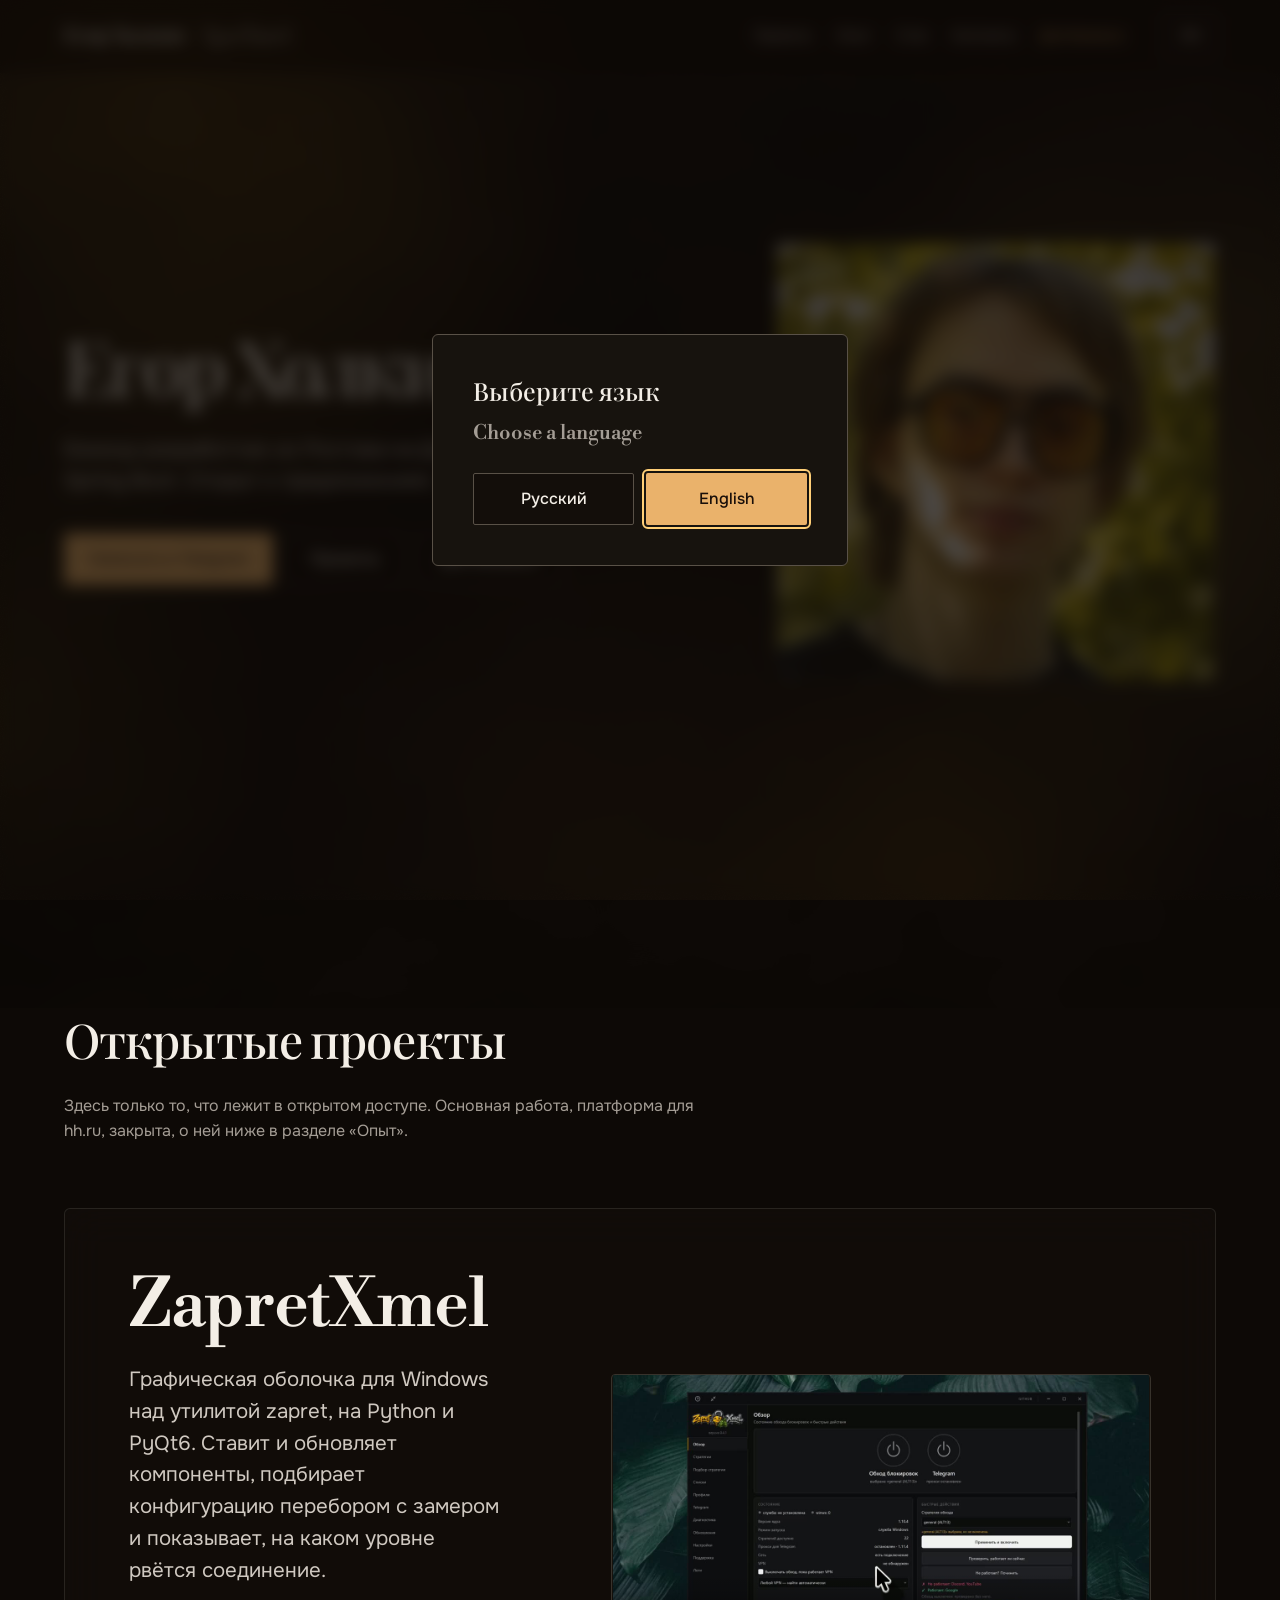
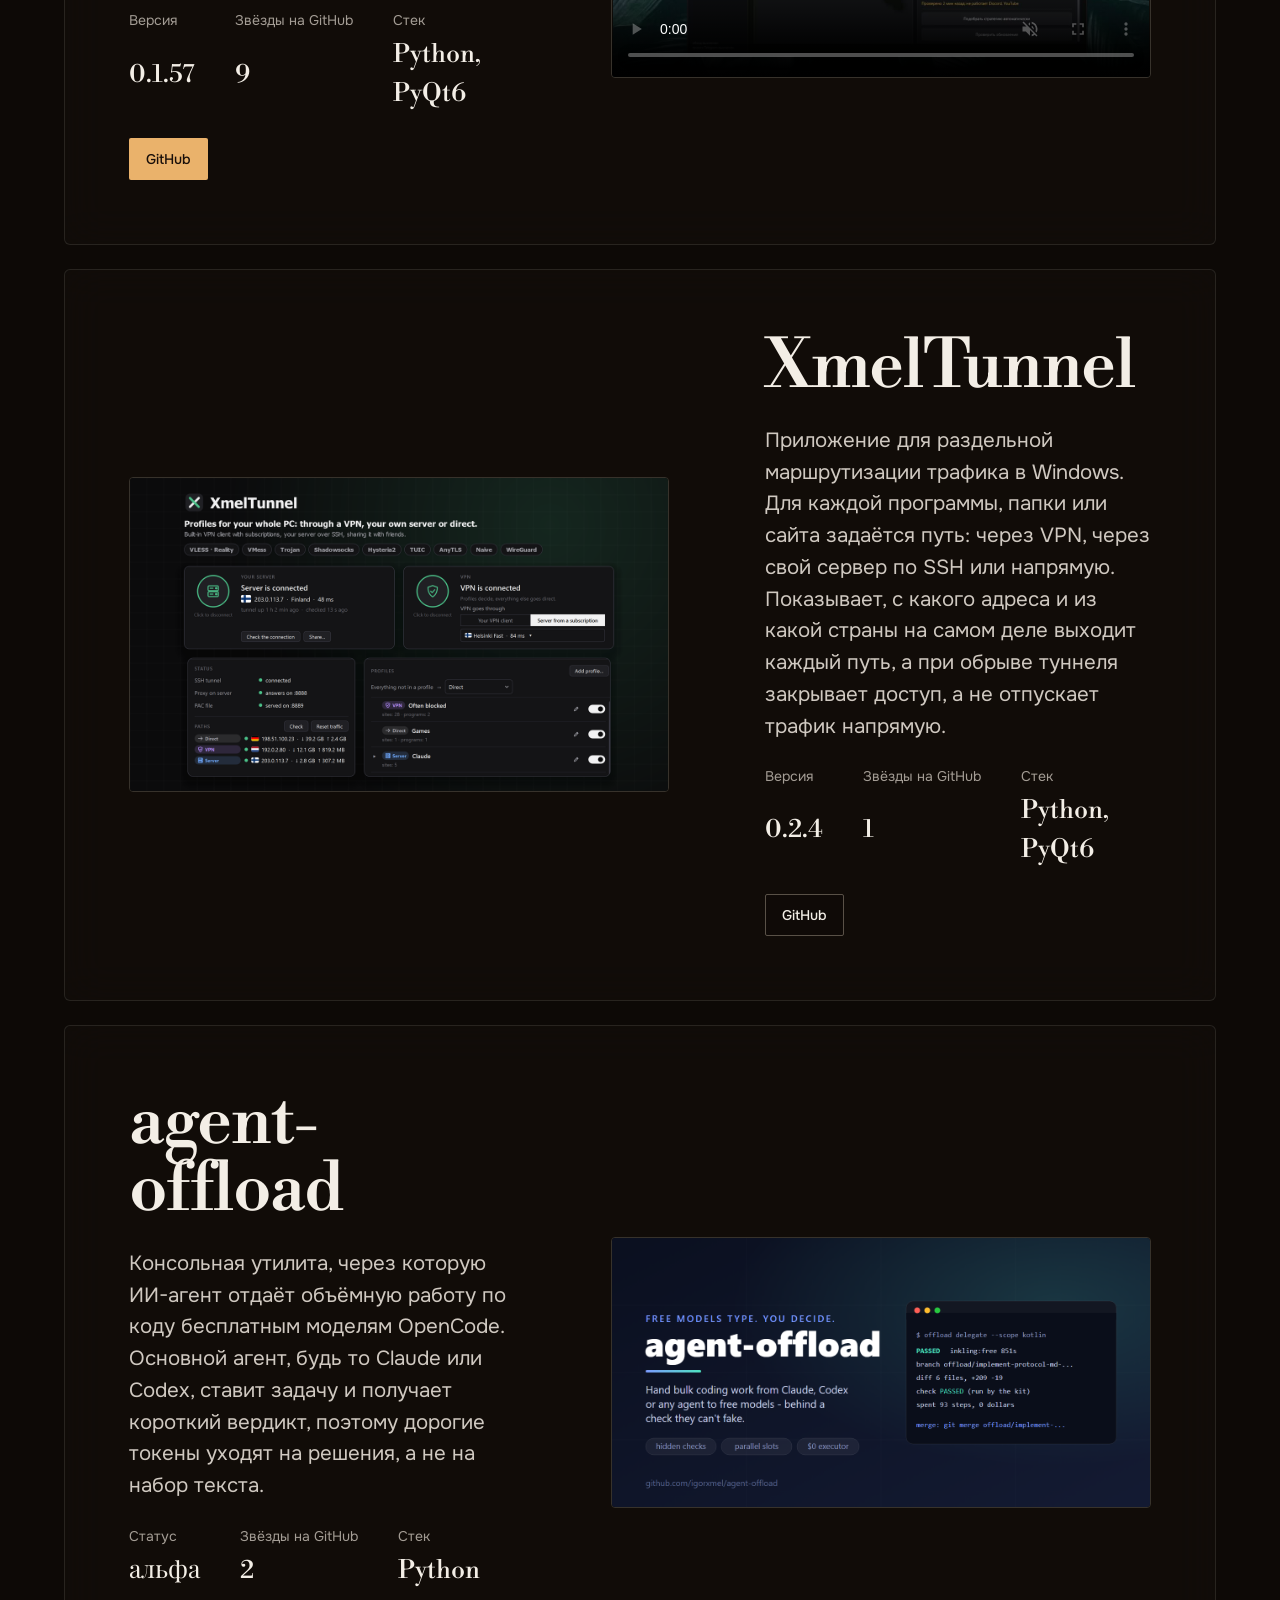
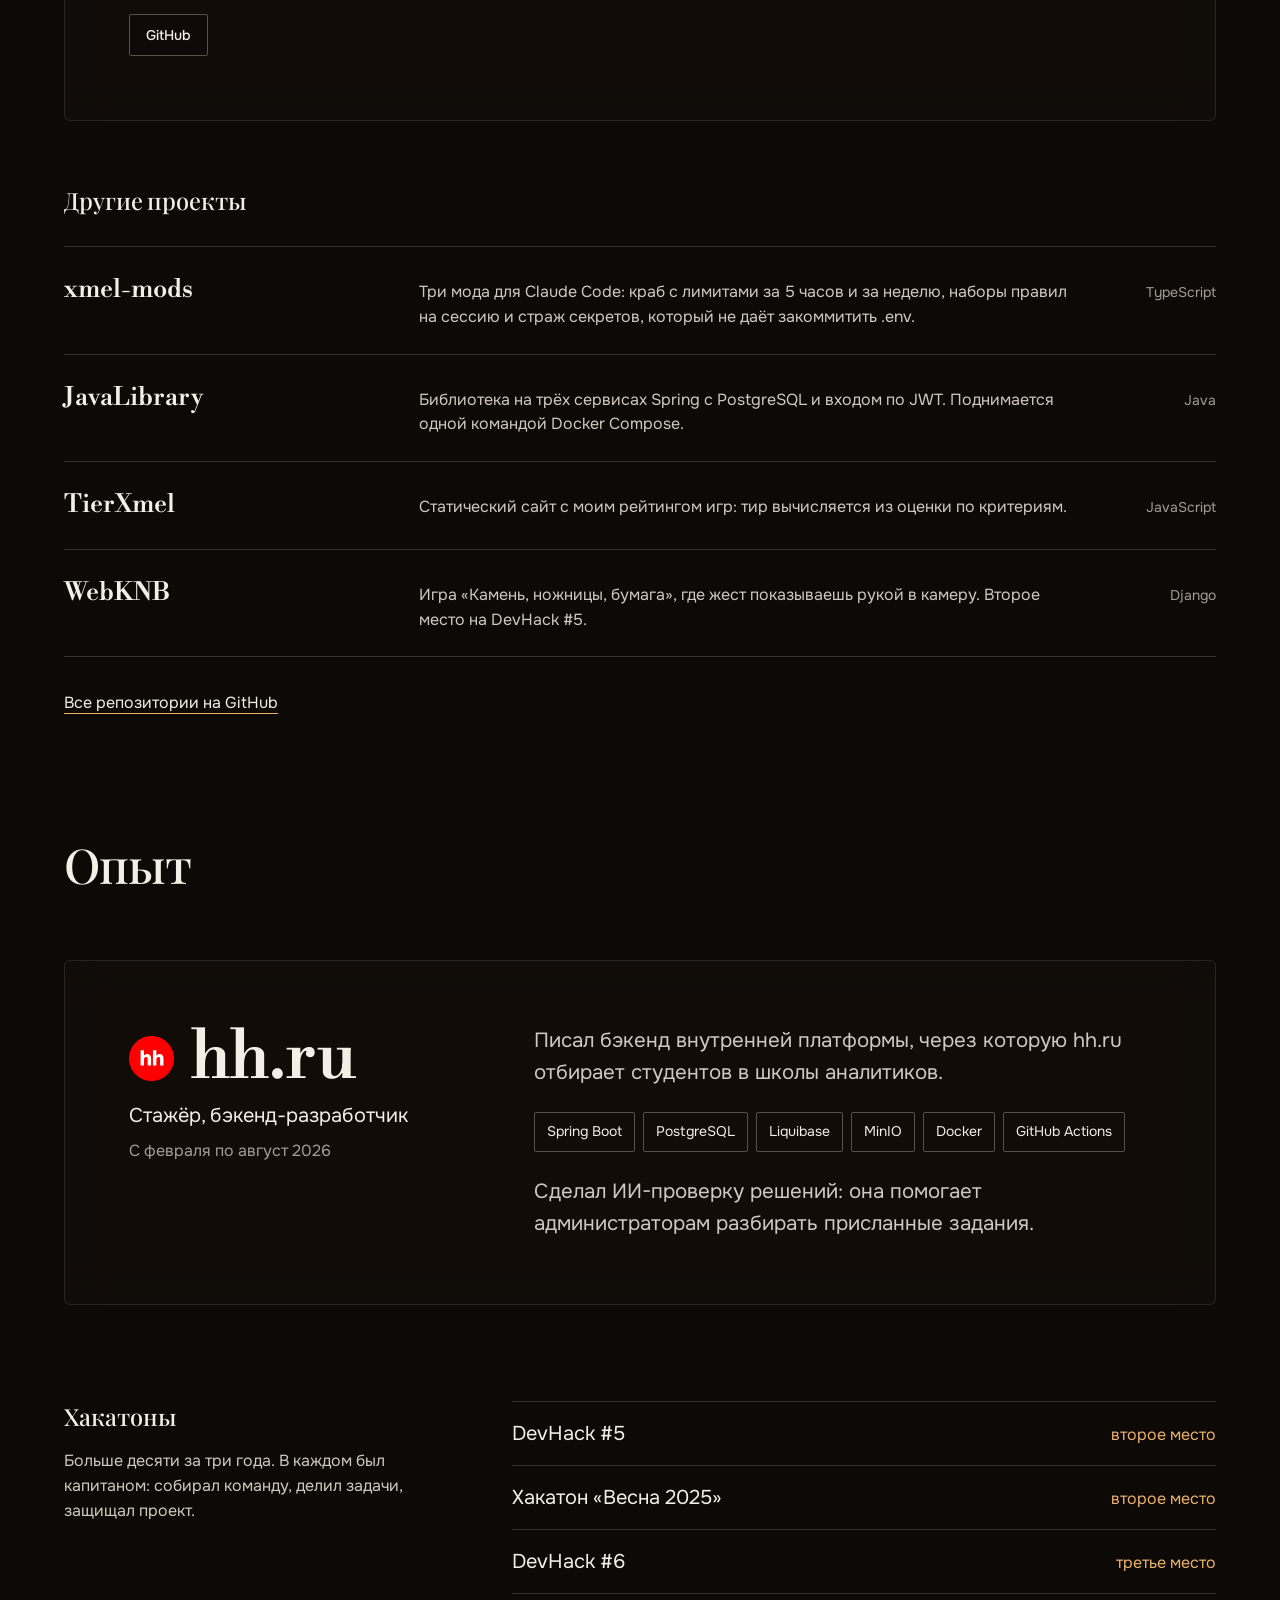
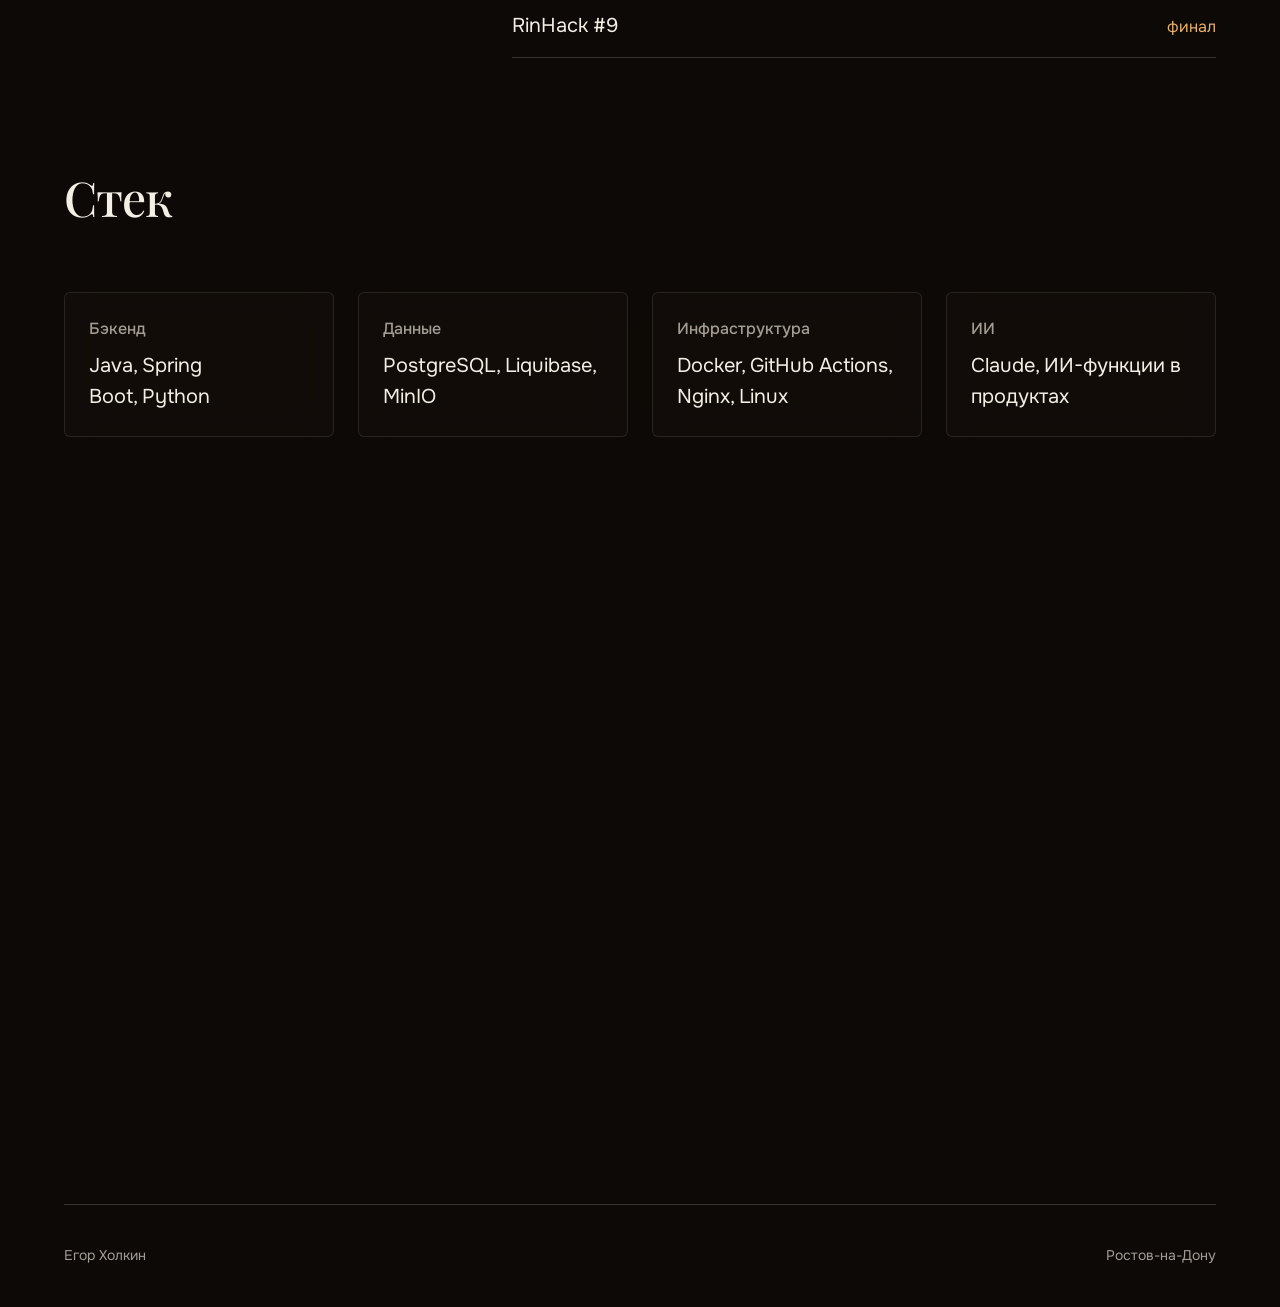
<file: index.html>
<!doctype html>
<html lang="ru">
<head>
<meta charset="utf-8">
<meta name="viewport" content="width=device-width, initial-scale=1">
<title>IgorXmel · Егор Холкин, бэкенд-разработчик</title>
<meta name="description" content="Егор Холкин, бэкенд-разработчик из Ростова‑на‑Дону: Java, Spring Boot, Python. Проекты, опыт, контакты.">
<meta name="theme-color" content="#16120c">
<meta property="og:type" content="website">
<meta property="og:url" content="https://igorxmel.github.io/">
<meta property="og:title" content="IgorXmel · Егор Холкин, бэкенд-разработчик">
<meta property="og:description" content="Бэкенд-разработчик из Ростова‑на‑Дону. Java и Spring Boot. Открыт к предложениям.">
<meta property="og:image" content="https://igorxmel.github.io/assets/og-banner.jpg">
<meta property="og:image:width" content="1200">
<meta property="og:image:height" content="630">
<meta name="twitter:card" content="summary_large_image">
<meta name="twitter:image" content="https://igorxmel.github.io/assets/og-banner.jpg">
<link rel="icon" href="/assets/favicon.png" type="image/png" sizes="96x96">
<link rel="apple-touch-icon" href="/assets/apple-touch-icon.png">
<meta property="og:site_name" content="IgorXmel">
<script type="application/ld+json">
{"@context":"https://schema.org","@type":"WebSite","name":"IgorXmel","alternateName":["Егор Холкин","igorxmel"],"url":"https://igorxmel.github.io/"}
</script>
<link rel="preconnect" href="https://fonts.googleapis.com">
<link rel="preconnect" href="https://fonts.gstatic.com" crossorigin>
<link href="https://fonts.googleapis.com/css2?family=Libre+Bodoni:wght@400..700&family=Playfair+Display:wght@400..700&family=Onest:wght@400..600&display=swap" rel="stylesheet">
<link rel="stylesheet" href="style.css?v=1794934655237">
<script>document.documentElement.classList.add('js')</script>
</head>
<body class="layout-stacked">

<div class="lava" aria-hidden="true"><span class="keep-motion"></span><span class="keep-motion"></span><span class="keep-motion"></span><span class="keep-motion"></span><span class="keep-motion"></span></div><div class="grain keep-motion" aria-hidden="true"></div>
<header class="nav">
  <div class="container nav-in">
    <a class="wordmark" href="#top"><span data-i18n="name">Егор Холкин</span><span class="wordmark-nick"><span class="wordmark-sep" aria-hidden="true">/</span>IgorXmel</span></a>
    <nav class="nav-links" data-i18n-label="nav_label" aria-label="Разделы">
  <a href="#projects" data-i18n="nav_projects">Проекты</a>
  <a href="#experience" data-i18n="nav_experience">Опыт</a>
  <a href="#stack" data-i18n="nav_stack">Стек</a>
  <a href="#contact" data-i18n="nav_contact">Контакты</a>
  <a class="nav-biz" href="/business/" data-i18n="nav_biz">Для бизнеса</a></nav>
    <a class="nav-biz-m" href="/business/" data-i18n="nav_biz">Для бизнеса</a>
    <button class="lang" type="button" data-i18n="lang_btn" data-i18n-label="lang_btn_label" aria-label="Switch to English">EN</button>
  </div>
</header>
<main id="top">
  <section class="hero">
    <div class="container hero-in">
      <div class="hero-text">
        <h1 class="hero-h" data-i18n="name">Егор Холкин</h1>
        <p data-i18n="lead" class="hero-p">Бэкенд-разработчик из Ростова‑на‑Дону. Java и Spring Boot. Открыт к предложениям.</p>
        
  <div class="actions">
    <a class="btn btn-primary" href="https://t.me/IgorXmel" target="_blank" rel="noopener" data-i18n="cta_tg">Написать в Telegram</a>
    <a class="btn btn-secondary" href="#projects" data-i18n="cta_projects">Проекты</a>
    <a class="btn btn-secondary" href="/business/" data-i18n="cta_biz">Для бизнеса</a>
  </div>
      </div>
      <figure class="hero-photo">
        <img src="assets/egor.jpg" width="640" height="640" fetchpriority="high" data-i18n-alt="photo_alt" alt="Егор Холкин, портрет">
      </figure>
    </div>
  </section>
  <div class="container">
<section class="sec" id="projects" aria-labelledby="projects-h">
  <h2 data-i18n="projects_h" class="sec-h rv" id="projects-h">Открытые проекты</h2>
  <p data-i18n="projects_note" class="sec-note rv">Здесь только то, что лежит в открытом доступе. Основная работа, платформа для hh.ru, закрыта, о ней ниже в разделе «Опыт».</p>

  <article class="proj proj-zx rv">
    <div class="proj-text">
      <h3 class="proj-h">ZapretXmel</h3>
      <p data-i18n="zx_p" class="proj-p">Графическая оболочка для Windows над утилитой zapret, на Python и PyQt6. Ставит и обновляет компоненты, подбирает конфигурацию перебором с замером и показывает, на каком уровне рвётся соединение.</p>
      <dl class="facts">
        <div><dt data-i18n="zx_k1">Версия</dt><dd class="num" data-gh-version="ZapretXmel">0.1.57</dd></div>
        <div><dt data-i18n="zx_k2">Звёзды на GitHub</dt><dd class="num" data-gh-stars="ZapretXmel">9</dd></div>
        <div><dt data-i18n="zx_k3">Стек</dt><dd>Python, PyQt6</dd></div>
      </dl>
      <div class="proj-links">
        <a class="btn btn-sm" href="https://github.com/igorxmel/ZapretXmel" target="_blank" rel="noopener">GitHub</a>
      </div>
    </div>
    <figure class="proj-media">
      <video class="proj-video" src="assets/zapretxmel-demo.mp4" poster="assets/zapretxmel-demo.jpg" width="1280" height="720" muted loop playsinline controls preload="none" data-autoplay data-i18n-label="zx_alt" aria-label="Запись экрана ZapretXmel: обзор, подбор конфигурации, диагностика и настройки"></video>
    </figure>
  </article>

  <article class="proj proj-flip rv">
    <div class="proj-text">
      <h3 class="proj-h">XmelTunnel</h3>
      <p data-i18n="xt_p" class="proj-p">Приложение для раздельной маршрутизации трафика в Windows. Для каждой программы, папки или сайта задаётся путь: через VPN, через свой сервер по SSH или напрямую. Показывает, с какого адреса и из какой страны на самом деле выходит каждый путь, а при обрыве туннеля закрывает доступ, а не отпускает трафик напрямую.</p>
      <dl class="facts">
        <div><dt data-i18n="zx_k1">Версия</dt><dd class="num" data-gh-version="XmelTunnel">0.2.4</dd></div>
        <div><dt data-i18n="zx_k2">Звёзды на GitHub</dt><dd class="num" data-gh-stars="XmelTunnel">1</dd></div>
        <div><dt data-i18n="zx_k3">Стек</dt><dd>Python, PyQt6</dd></div>
      </dl>
      <div class="proj-links">
        <a class="btn btn-sm btn-quiet" href="https://github.com/igorxmel/XmelTunnel" target="_blank" rel="noopener">GitHub</a>
      </div>
    </div>
    <figure class="proj-media">
      <img src="assets/xmeltunnel.png" width="1280" height="744" loading="lazy" data-i18n-alt="xt_alt" alt="Баннер XmelTunnel: окно приложения с подключённым сервером, VPN и профилями">
    </figure>
  </article>

  <article class="proj rv">
    <div class="proj-text">
      <h3 class="proj-h">agent-offload</h3>
      <p data-i18n="ao_p" class="proj-p">Консольная утилита, через которую ИИ-агент отдаёт объёмную работу по коду бесплатным моделям OpenCode. Основной агент, будь то Claude или Codex, ставит задачу и получает короткий вердикт, поэтому дорогие токены уходят на решения, а не на набор текста.</p>
      <dl class="facts">
        <div><dt data-i18n="ao_k1">Статус</dt><dd data-i18n="ao_v1">альфа</dd></div>
        <div><dt data-i18n="zx_k2">Звёзды на GitHub</dt><dd class="num" data-gh-stars="agent-offload">2</dd></div>
        <div><dt data-i18n="zx_k3">Стек</dt><dd>Python</dd></div>
      </dl>
      <div class="proj-links">
        <a class="btn btn-sm btn-quiet" href="https://github.com/igorxmel/agent-offload" target="_blank" rel="noopener">GitHub</a>
      </div>
    </div>
    <figure class="proj-media">
      <img src="assets/agent-offload.png" width="1280" height="640" loading="lazy" data-i18n-alt="ao_alt" alt="Баннер agent-offload: терминал с результатом делегированной задачи, проверка пройдена">
    </figure>
  </article>

  <div class="more rv">
    <h3 data-i18n="more_h" class="more-h">Другие проекты</h3>
    <ul class="more-list">
      <li><a href="https://github.com/igorxmel/xmel-mods" target="_blank" rel="noopener"><span class="more-n">xmel-mods</span><span data-i18n="m_xm" class="more-d">Три мода для Claude Code: краб с лимитами за 5 часов и за неделю, наборы правил на сессию и страж секретов, который не даёт закоммитить .env.</span><span class="more-t">TypeScript</span></a></li>
      <li><a href="https://github.com/igorxmel/JavaLibrary" target="_blank" rel="noopener"><span class="more-n">JavaLibrary</span><span data-i18n="m_jl" class="more-d">Библиотека на трёх сервисах Spring с PostgreSQL и входом по JWT. Поднимается одной командой Docker Compose.</span><span class="more-t">Java</span></a></li>
      <li><a href="https://github.com/igorxmel/TierXmel" target="_blank" rel="noopener"><span class="more-n">TierXmel</span><span data-i18n="m_tx" class="more-d">Статический сайт с моим рейтингом игр: тир вычисляется из оценки по критериям.</span><span class="more-t">JavaScript</span></a></li>
      <li><a href="https://github.com/igorxmel/WebKNB" target="_blank" rel="noopener"><span class="more-n">WebKNB</span><span data-i18n="m3" class="more-d">Игра «Камень, ножницы, бумага», где жест показываешь рукой в камеру. Второе место на DevHack #5.</span><span class="more-t">Django</span></a></li>
    </ul>
    <a class="more-all" href="https://github.com/igorxmel?tab=repositories" target="_blank" rel="noopener" data-i18n="more_all">Все репозитории на GitHub</a>
  </div>
</section>

<section class="sec" id="experience" aria-labelledby="experience-h">
  <h2 data-i18n="exp_h" class="sec-h rv" id="experience-h">Опыт</h2>
  <article class="job rv">
    <header class="job-head">
      <a class="job-co" href="https://hh.ru/" target="_blank" rel="noopener">
        <img class="job-logo" src="assets/hh.svg" width="48" height="48" data-i18n-alt="hh_logo_alt" alt="Логотип hh.ru">
        <h3>hh.ru</h3>
      </a>
      <p data-i18n="hh_role" class="job-role">Стажёр, бэкенд-разработчик</p>
      <p data-i18n="hh_dates" class="job-dates">С февраля по август 2026</p>
    </header>
    <div class="job-body">
      <p data-i18n="hh_p1">Писал бэкенд внутренней платформы, через которую hh.ru отбирает студентов в школы аналитиков.</p>
      <ul class="chips">
        <li>Spring Boot</li><li>PostgreSQL</li><li>Liquibase</li><li>MinIO</li><li>Docker</li><li>GitHub Actions</li>
      </ul>
      <p data-i18n="hh_p2">Сделал ИИ-проверку решений: она помогает администраторам разбирать присланные задания.</p>
    </div>
  </article>
  <div class="hk rv">
    <div class="hk-text">
      <h3 data-i18n="hk_h" class="hk-h">Хакатоны</h3>
      <p data-i18n="hk_p">Больше десяти за три года. В каждом был капитаном: собирал команду, делил задачи, защищал проект.</p>
    </div>
    <ul class="hk-list">
      <li><span>DevHack #5</span><span data-i18n="place2" class="hk-r">второе место</span></li>
      <li><span data-i18n="hk_spring">Хакатон «Весна 2025»</span><span data-i18n="place2" class="hk-r">второе место</span></li>
      <li><span>DevHack #6</span><span data-i18n="place3" class="hk-r">третье место</span></li>
      <li><span>RinHack #9</span><span data-i18n="finalist" class="hk-r">финал</span></li>
    </ul>
  </div>
</section>

<section class="sec" id="stack" aria-labelledby="stack-h">
  <h2 data-i18n="stack_h" class="sec-h rv" id="stack-h">Стек</h2>
  <div class="stack rv">
    <div><h3 data-i18n="st_b">Бэкенд</h3><p>Java, Spring Boot, Python</p></div>
    <div><h3 data-i18n="st_d">Данные</h3><p>PostgreSQL, Liquibase, MinIO</p></div>
    <div><h3 data-i18n="st_i">Инфраструктура</h3><p>Docker, GitHub Actions, Nginx, Linux</p></div>
    <div><h3 data-i18n="st_a">ИИ</h3><p data-i18n="st_ap">Claude, ИИ-функции в продуктах</p></div>
  </div>
</section>

<section class="sec contact" id="contact" aria-labelledby="contact-h">
  <h2 data-i18n="contact_h" class="contact-h rv" id="contact-h">Связаться со мной</h2>
  <p data-i18n="contact_p" class="contact-p rv">Открыт к предложениям о работе бэкенд-разработчиком. Удобнее всего писать в Telegram.</p>
  <p data-i18n="handle_p" class="contact-p contact-handle rv">Если встретите где-то ник IgorXmel, это тоже я. Под ним выходят мои проекты, отсюда и Xmel в их названиях.</p>
  <ul class="contact-list rv">
    <li><a class="contact-a contact-main" href="https://t.me/IgorXmel" target="_blank" rel="noopener"><span class="contact-k">Telegram</span><span class="contact-v">@IgorXmel</span></a></li>
    <li><a class="contact-a" href="mailto:mail.igorxmel@gmail.com" data-copy="mail.igorxmel@gmail.com"><span class="contact-k">Email</span><span class="contact-v">mail.igorxmel@gmail.com</span></a></li>
    <li><a class="contact-a" href="https://github.com/igorxmel" target="_blank" rel="noopener"><span class="contact-k">GitHub</span><span class="contact-v">igorxmel</span></a></li>
  </ul>
</section></div>
</main>
<div class="container">
<footer class="footer">
  <div class="footer-in">
    <span class="footer-name" data-i18n="name">Егор Холкин</span>
    <span data-i18n="footer_city">Ростов-на-Дону</span>
  </div>
</footer></div>
<script src="i18n.js?v=1794934655237"></script>
<script src="site.js?v=1794934655237"></script>
</body>
</html>
</file>
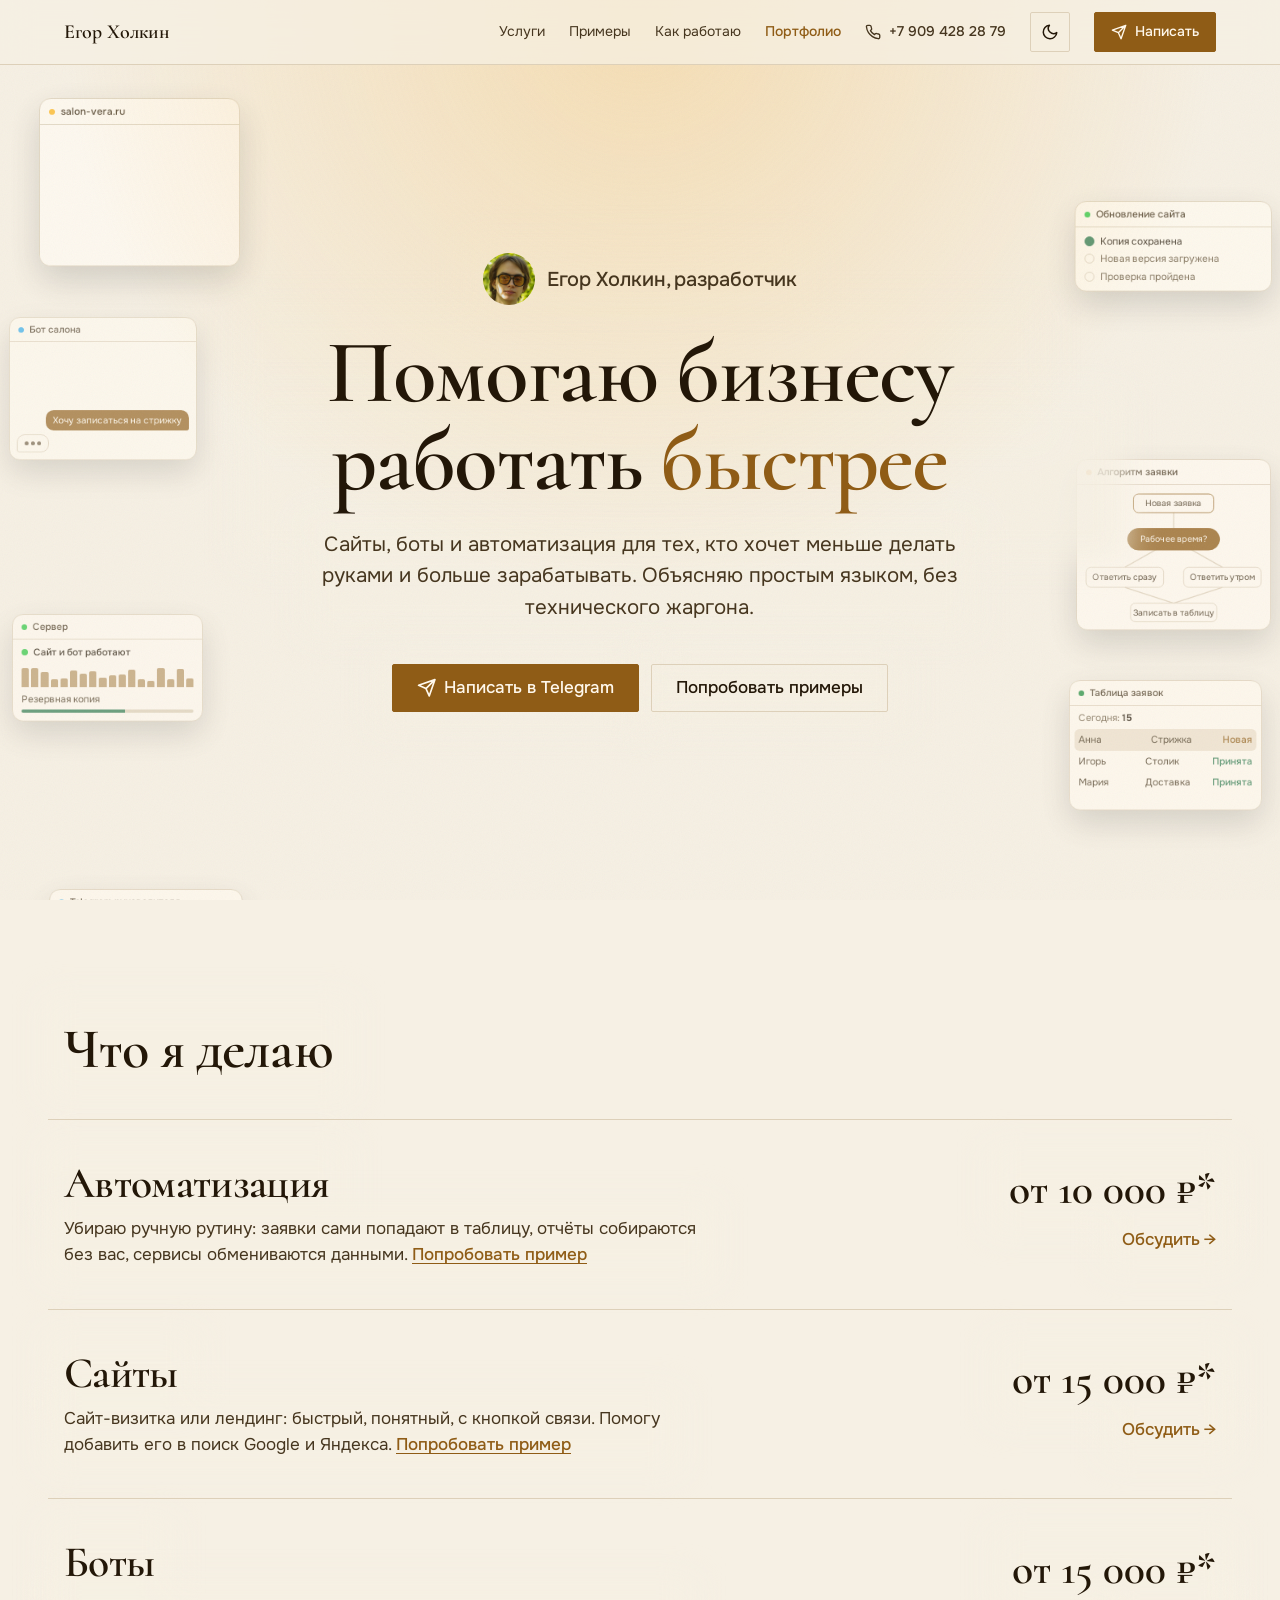
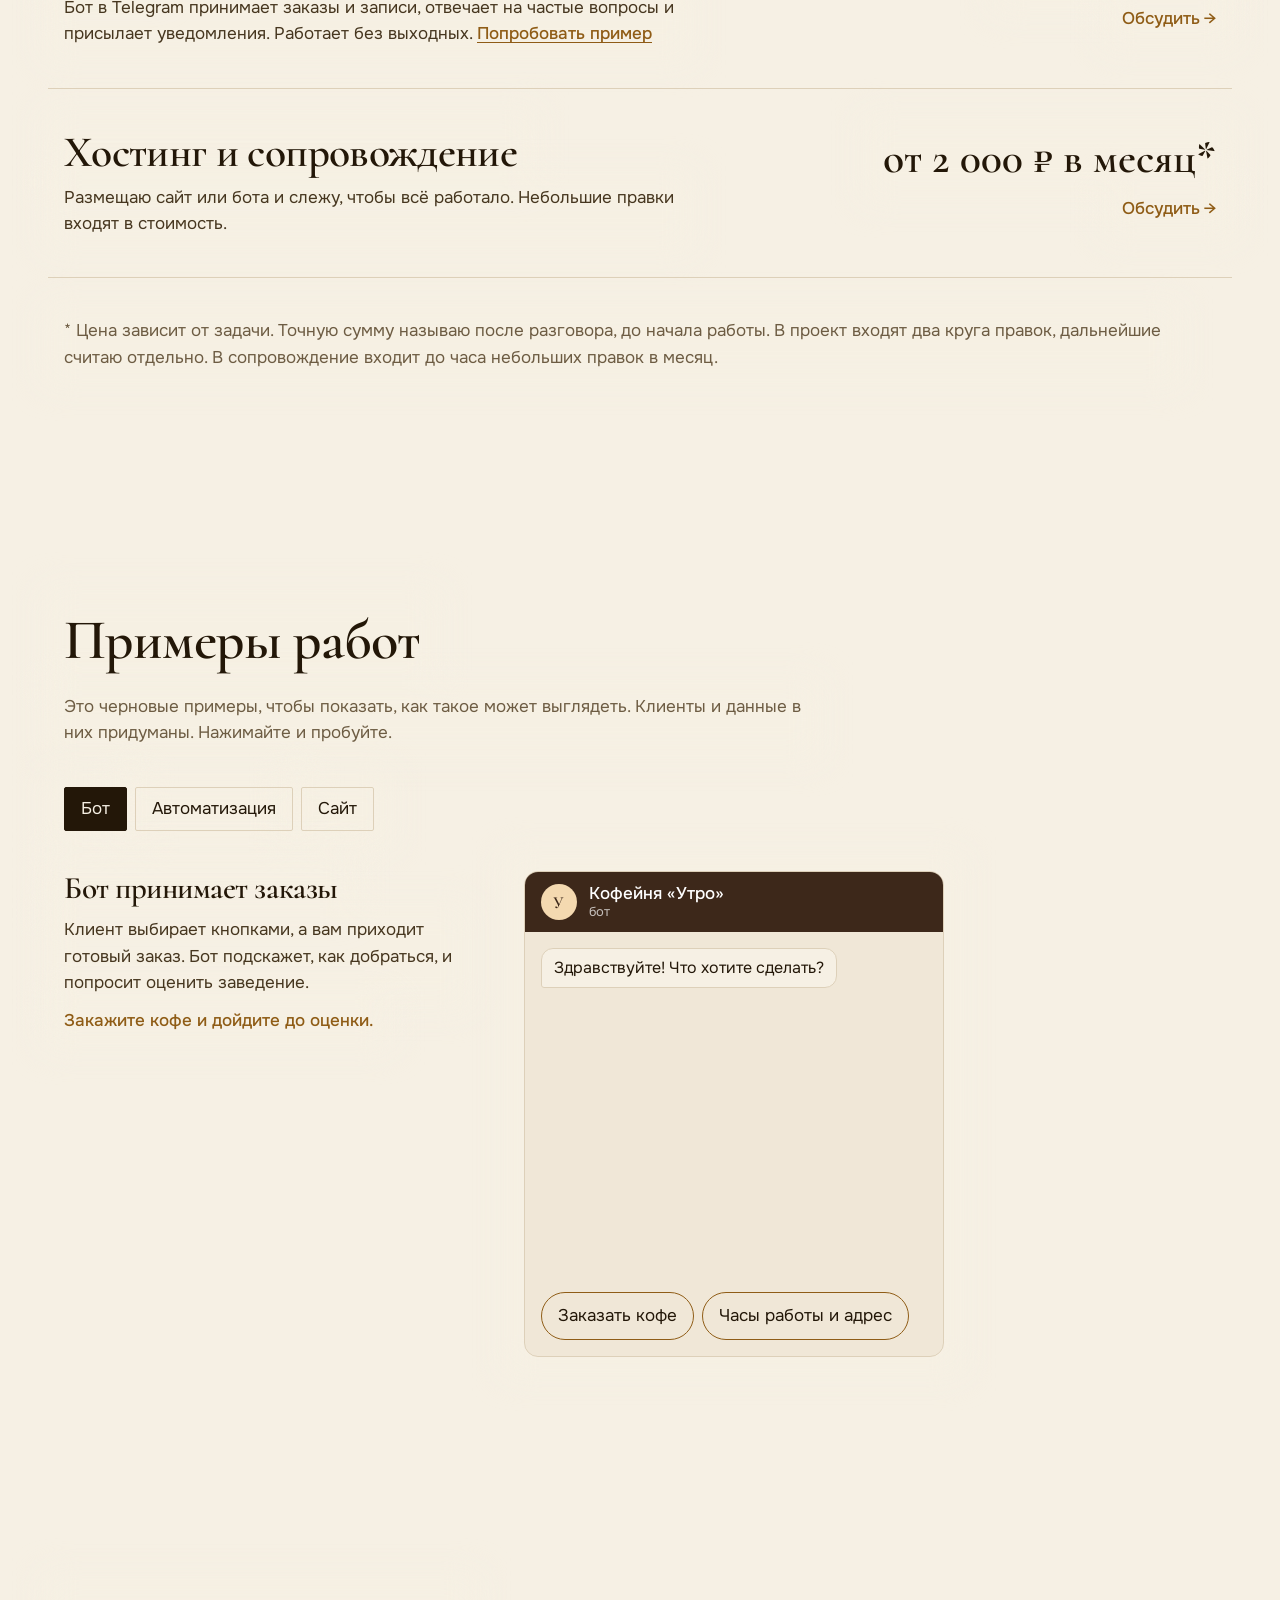
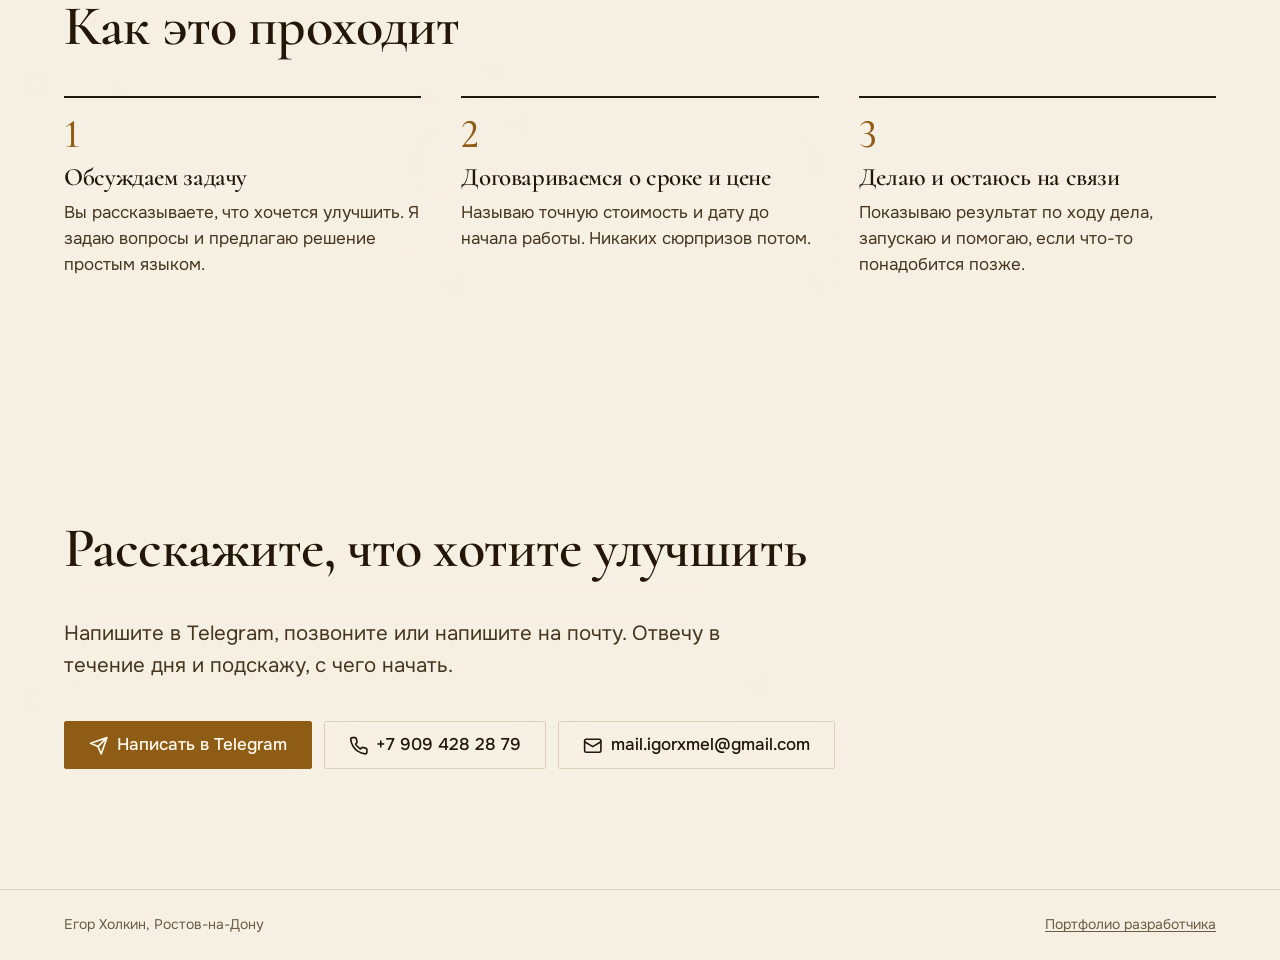
<file: business/index.html>
<!doctype html>
<html lang="ru">
<head>
<meta charset="utf-8">
<meta name="viewport" content="width=device-width, initial-scale=1">
<meta name="color-scheme" content="light dark">
<meta name="theme-color" content="#f6f1e7">
<script>(function(){var r=document.documentElement,t=null;try{t=localStorage.getItem('biz-theme')}catch(e){}if(t!=='light'&&t!=='dark')t=matchMedia('(prefers-color-scheme: dark)').matches?'dark':'light';r.dataset.theme=t;r.classList.add('js');document.querySelector('meta[name=theme-color]').content=t==='dark'?'#14100b':'#f6f1e7'})()</script>
<title>Егор Холкин, разработчик. Помогаю бизнесу работать быстрее</title>
<meta name="description" content="Сайты, боты в Telegram, автоматизация и сопровождение для бизнеса. Объясняю простым языком, цену и срок называю до начала работы.">
<link rel="canonical" href="https://igorxmel.github.io/business/">
<meta property="og:type" content="website">
<meta property="og:url" content="https://igorxmel.github.io/business/">
<meta property="og:title" content="Егор Холкин, разработчик. Помогаю бизнесу работать быстрее">
<meta property="og:description" content="Сайты, боты в Telegram, автоматизация и сопровождение для бизнеса.">
<meta property="og:image" content="https://igorxmel.github.io/assets/og-business.jpg">
<meta property="og:site_name" content="IgorXmel">
<meta name="twitter:card" content="summary_large_image">
<meta name="twitter:image" content="https://igorxmel.github.io/assets/og-business.jpg">
<link rel="icon" href="/assets/favicon.png" type="image/png" sizes="96x96">
<link rel="apple-touch-icon" href="/assets/apple-touch-icon.png">
<link rel="preconnect" href="https://fonts.googleapis.com">
<link rel="preconnect" href="https://fonts.gstatic.com" crossorigin>
<link href="https://fonts.googleapis.com/css2?family=Cormorant:wght@500;600&family=Playfair+Display:wght@400..700&family=Onest:wght@400..600&family=Fraunces:opsz,wght@9..144,500..700&display=swap" rel="stylesheet">
<link rel="stylesheet" href="/scale.css?v=1794187452539"><link rel="stylesheet" href="/base.css?v=1794187452539"><link rel="stylesheet" href="/business/business.css?v=1794187452539">
</head>
<body>
<svg width="0" height="0" style="position:absolute" aria-hidden="true" focusable="false"><symbol id="i-phone" viewBox="0 0 24 24" fill="none" stroke="currentColor" stroke-width="2" stroke-linecap="round" stroke-linejoin="round"><path d="M22 16.92v3a2 2 0 0 1-2.18 2 19.79 19.79 0 0 1-8.63-3.07 19.5 19.5 0 0 1-6-6 19.79 19.79 0 0 1-3.07-8.67A2 2 0 0 1 4.11 2h3a2 2 0 0 1 2 1.72 12.84 12.84 0 0 0 .7 2.81 2 2 0 0 1-.45 2.11L8.09 9.91a16 16 0 0 0 6 6l1.27-1.27a2 2 0 0 1 2.11-.45 12.84 12.84 0 0 0 2.81.7A2 2 0 0 1 22 16.92z"/></symbol><symbol id="i-tg" viewBox="0 0 24 24" fill="none" stroke="currentColor" stroke-width="2" stroke-linecap="round" stroke-linejoin="round"><path d="M22 2 11 13M22 2l-7 20-4-9-9-4 20-7z"/></symbol><symbol id="i-mail" viewBox="0 0 24 24" fill="none" stroke="currentColor" stroke-width="2" stroke-linecap="round" stroke-linejoin="round"><rect x="2" y="4" width="20" height="16" rx="2"/><path d="m22 7-10 6L2 7"/></symbol><symbol id="i-sun" viewBox="0 0 24 24" fill="none" stroke="currentColor" stroke-width="2" stroke-linecap="round" stroke-linejoin="round"><circle cx="12" cy="12" r="4"/><path d="M12 2v2M12 20v2M4.930 4.930l1.410 1.410M17.660 17.660l1.410 1.410M2 12h2M20 12h2M4.930 19.070l1.410-1.410M17.660 6.340l1.410-1.410"/></symbol><symbol id="i-moon" viewBox="0 0 24 24" fill="none" stroke="currentColor" stroke-width="2" stroke-linecap="round" stroke-linejoin="round"><path d="M21 12.790A9 9 0 1 1 11.210 3 7 7 0 0 0 21 12.790z"/></symbol></svg>
<div class="bg" id="live" aria-hidden="true"></div><div id="scrim" aria-hidden="true"></div><div class="bg bg-glow" aria-hidden="true"><div class="layer" data-speed="0.04"><div class="glow glow-a"></div><div class="glow glow-b"></div><div class="glow glow-c"></div></div><div class="grain"></div></div><header class="nav"><div class="container nav-in"><a class="mark" href="#top">Егор Холкин</a><nav><a class="lnk" href="#services">Услуги</a><a class="lnk" href="#examples">Примеры</a><a class="lnk" href="#how">Как работаю</a><a class="lnk lnk-home" href="/">Портфолио</a><a class="nav-tel" href="tel:+79094282879" data-copy="+7 909 428 28 79" data-done="Номер скопирован" aria-label="Позвонить: +7 909 428 28 79"><svg class="ico" aria-hidden="true"><use href="#i-phone"/></svg><span>+7 909 428 28 79</span></a><button type="button" class="theme" id="theme" aria-label="Включить тёмную тему" title="Включить тёмную тему"><svg class="ico i-to-dark" aria-hidden="true"><use href="#i-moon"/></svg><svg class="ico i-to-light" aria-hidden="true"><use href="#i-sun"/></svg></button><a class="btn btn-sm" href="https://t.me/IgorXmel"><svg class="ico" aria-hidden="true"><use href="#i-tg"/></svg>Написать</a></nav></div></header><main><section class="hero" id="top"><div class="container hero-in"><div class="hero-text"><p class="eyebrow"><button type="button" class="ava-btn" aria-expanded="false" aria-label="Показать фото крупнее"><img class="ava" src="/assets/egor-ava.jpg" width="240" height="240" alt=""></button><span class="who">Егор Холкин, разработчик</span></p><h1><span class="ln">Помогаю бизнесу</span><span class="ln">работать <span class="rot"><span class="rw on">быстрее</span><span class="rw" aria-hidden="true">надёжнее</span><span class="rw" aria-hidden="true">проще</span><span class="rw" aria-hidden="true">выгоднее</span><span class="rw" aria-hidden="true">спокойнее</span></span></span></h1><p class="lead">Сайты, боты и автоматизация для тех, кто хочет меньше делать руками и больше зарабатывать. Объясняю простым языком, без технического жаргона.</p><div class="actions"><a class="btn btn-primary" href="https://t.me/IgorXmel"><svg class="ico" aria-hidden="true"><use href="#i-tg"/></svg>Написать в Telegram</a><a class="btn" href="#examples">Попробовать примеры</a></div></div></div></section><section class="sec" id="services"><div class="container"><h2>Что я делаю</h2><ul class="svc"><li><h3>Автоматизация</h3><p>Убираю ручную рутину: заявки сами попадают в таблицу, отчёты собираются без вас, сервисы обмениваются данными. <a class="see" href="#examples" data-tab="t-flow">Попробовать пример</a></p><div class="svc-side"><span class="price">от 10 000 ₽*</span><a class="ask" href="https://t.me/IgorXmel">Обсудить <span aria-hidden="true">→</span></a></div></li><li><h3>Сайты</h3><p>Сайт-визитка или лендинг: быстрый, понятный, с кнопкой связи. Помогу добавить его в поиск Google и Яндекса. <a class="see" href="#examples" data-tab="t-site">Попробовать пример</a></p><div class="svc-side"><span class="price">от 15 000 ₽*</span><a class="ask" href="https://t.me/IgorXmel">Обсудить <span aria-hidden="true">→</span></a></div></li><li><h3>Боты</h3><p>Бот в Telegram принимает заказы и записи, отвечает на частые вопросы и присылает уведомления. Работает без выходных. <a class="see" href="#examples" data-tab="t-bot">Попробовать пример</a></p><div class="svc-side"><span class="price">от 15 000 ₽*</span><a class="ask" href="https://t.me/IgorXmel">Обсудить <span aria-hidden="true">→</span></a></div></li><li><h3>Хостинг и сопровождение</h3><p>Размещаю сайт или бота и слежу, чтобы всё работало. Небольшие правки входят в стоимость.</p><div class="svc-side"><span class="price">от 2 000 ₽ в месяц*</span><a class="ask" href="https://t.me/IgorXmel">Обсудить <span aria-hidden="true">→</span></a></div></li></ul><p class="note">* Цена зависит от задачи. Точную сумму называю после разговора, до начала работы. В проект входят два круга правок, дальнейшие считаю отдельно. В сопровождение входит до часа небольших правок в месяц.</p></div></section><section class="sec" id="examples"><div class="container"><h2>Примеры работ</h2><p class="note-top">Это черновые примеры, чтобы показать, как такое может выглядеть. Клиенты и данные в них придуманы. Нажимайте и пробуйте.</p>
<div class="tabs" role="tablist" aria-label="Примеры работ">
<button type="button" role="tab" id="t-bot" aria-controls="p-bot" aria-selected="true">Бот</button>
<button type="button" role="tab" id="t-flow" aria-controls="p-flow" aria-selected="false" tabindex="-1">Автоматизация</button>
<button type="button" role="tab" id="t-site" aria-controls="p-site" aria-selected="false" tabindex="-1">Сайт</button>
</div>

<div class="panel" id="p-bot" role="tabpanel" aria-labelledby="t-bot"><div class="demo-text"><h3>Бот принимает заказы</h3><p>Клиент выбирает кнопками, а вам приходит готовый заказ. Бот подскажет, как добраться, и попросит оценить заведение.</p><p class="hint">Закажите кофе и дойдите до оценки.</p></div>
<div class="chat"><div class="chat-head"><span class="chat-ava">У</span><div>Кофейня «Утро»<small>бот</small></div></div><div class="chat-log" aria-live="polite"></div><div class="chat-keys"></div></div></div>

<div class="panel wide" id="p-flow" role="tabpanel" aria-labelledby="t-flow" hidden><div class="demo-text"><h3>Заявки идут сами</h3><p>Клиент оставляет заявку на сайте, она сама попадает в таблицу, а руководитель получает сообщение в Telegram с кнопками действий.</p></div>
<div class="flow"><p class="flow-hint">Поменяйте имя или запись и нажмите «Записаться». Это демонстрация, данные никуда не отправляются.</p><div class="flow-tabs" role="group" aria-label="Шаги"><button type="button" class="on" data-i="0">1 Сайт</button><button type="button" data-i="1">2 Таблица</button><button type="button" data-i="2">3 Telegram</button></div><div class="flow-row">
<div class="card cur" style="--c:oklch(0.58 0.11 70)"><div class="card-h"><i></i>Сайт</div><form class="mini" novalidate><div class="mini-top"><b>Утро</b><span>Меню</span></div><h4>Запись в кофейню</h4><input class="field" name="name" value="Анна" maxlength="24" autocomplete="off" aria-label="Имя"><input class="field" name="phone" type="tel" inputmode="tel" value="+7 900 000 00 00" maxlength="18" autocomplete="off" aria-label="Телефон"><div class="topics" role="radiogroup" aria-label="Куда записаться"><label><input type="radio" name="topic" value="Дегустация" checked><span>Дегустация</span></label><label><input type="radio" name="topic" value="Мастер-класс"><span>Мастер-класс</span></label><label><input type="radio" name="topic" value="Столик"><span>Столик</span></label></div><button type="submit" class="mini-btn">Записаться</button></form></div>
<div class="wire"><i></i></div>
<div class="card" style="--c:#1e8e3e"><div class="card-h"><i></i>Таблица</div><div class="sheet"><div class="sheet-bar">Заявки</div><table><thead><tr><th>Клиент</th><th>Запись</th><th>Статус</th></tr></thead><tbody><tr><td><b>Игорь</b><small>+7 900 111 22 33</small></td><td>Столик</td><td><span class="tag">Принята</span></td></tr><tr><td><b>Мария</b><small>+7 900 444 55 66</small></td><td>Дегустация</td><td><span class="tag">Принята</span></td></tr></tbody></table></div></div>
<div class="wire"><i></i></div>
<div class="card" style="--c:#2aabee"><div class="card-h"><i></i>Telegram</div><div class="tg"><div class="tg-head">Бот заявок</div><div class="tg-log" aria-live="polite"></div></div></div>
</div><button type="button" class="flow-reset">Сначала</button></div></div>

<div class="panel" id="p-site" role="tabpanel" aria-labelledby="t-site" hidden><div class="demo-text"><h3>Сайт, который удобно читать</h3><p>Быстрый и понятный сайт с кнопкой связи. Одинаково хорошо выглядит на компьютере и на телефоне. Это пример кофейни, у вашего бизнеса будет свой стиль.</p><div class="seg" role="group" aria-label="Устройство"><button type="button" class="on" data-view="desktop" aria-pressed="true">Компьютер</button><button type="button" data-view="phone" aria-pressed="false">Телефон</button></div></div>
<div class="stage"><div class="browser" data-view="desktop"><div class="browser-bar"><i class="r"></i><i class="y"></i><i class="g"></i><span>utro-cafe.ru</span></div>
<div class="cafe"><div class="cafe-nav"><span class="cafe-logo"><svg viewBox="0 0 24 24" aria-hidden="true"><circle cx="12" cy="12" r="12" fill="#3b2417"/><path d="M7 10h9v3.500a4.500 4.500 0 0 1-9 0zM16 11h1.500a1.500 1.500 0 0 1 0 3H16" fill="none" stroke="#f4d9b0" stroke-width="1.600" stroke-linecap="round"/></svg>Утро</span><span class="cafe-links"><span>Меню</span><span>Адрес</span><span>Бронь</span></span></div>
<div class="cafe-hero"><div class="cafe-copy"><small>Кофейня у дома</small><h4>Кофе, который ждёшь с утра</h4><p>Обжариваем сами, варим за минуту и наливаем с улыбкой.</p><span class="cafe-btn">Заказать кофе</span></div><div class="cafe-pic"><svg class="cup" viewBox="0 0 120 110" aria-hidden="true" style="--coffee:#6b3f22"><path class="steam" d="M44 22c-6-8 6-12 0-20M60 24c-6-8 6-12 0-22M76 22c-6-8 6-12 0-20"/><ellipse cx="60" cy="98" rx="50" ry="9" fill="#e9dccb"/><path d="M26 44h68v22c0 18-12 30-34 30S26 84 26 66z" fill="#fff"/><path d="M94 52c14-2 18 18 0 22" fill="none" stroke="#fff" stroke-width="7" stroke-linecap="round"/><ellipse cx="60" cy="44" rx="34" ry="8" fill="#f3ebe0"/><ellipse cx="60" cy="45" rx="28" ry="5.5" fill="var(--coffee)"/><ellipse cx="60" cy="45" rx="20" ry="3.600" fill="#e9d3b4" opacity=".85"/></svg><i class="bean b1"></i><i class="bean b2"></i><i class="bean b3"></i></div></div>
<div class="cafe-menu"><div><svg class="cup" viewBox="0 0 120 110" aria-hidden="true" style="--coffee:#6b3f22"><path class="steam" d="M44 22c-6-8 6-12 0-20M60 24c-6-8 6-12 0-22M76 22c-6-8 6-12 0-20"/><ellipse cx="60" cy="98" rx="50" ry="9" fill="#e9dccb"/><path d="M26 44h68v22c0 18-12 30-34 30S26 84 26 66z" fill="#fff"/><path d="M94 52c14-2 18 18 0 22" fill="none" stroke="#fff" stroke-width="7" stroke-linecap="round"/><ellipse cx="60" cy="44" rx="34" ry="8" fill="#f3ebe0"/><ellipse cx="60" cy="45" rx="28" ry="5.5" fill="var(--coffee)"/><ellipse cx="60" cy="45" rx="20" ry="3.600" fill="#e9d3b4" opacity=".85"/></svg><b>Капучино</b><span>180 ₽</span></div><div><svg class="cup" viewBox="0 0 120 110" aria-hidden="true" style="--coffee:#8a5a36"><path class="steam" d="M44 22c-6-8 6-12 0-20M60 24c-6-8 6-12 0-22M76 22c-6-8 6-12 0-20"/><ellipse cx="60" cy="98" rx="50" ry="9" fill="#e9dccb"/><path d="M26 44h68v22c0 18-12 30-34 30S26 84 26 66z" fill="#fff"/><path d="M94 52c14-2 18 18 0 22" fill="none" stroke="#fff" stroke-width="7" stroke-linecap="round"/><ellipse cx="60" cy="44" rx="34" ry="8" fill="#f3ebe0"/><ellipse cx="60" cy="45" rx="28" ry="5.5" fill="var(--coffee)"/><path d="M60 41.5c-5 1.5-5 6 0 7 5-1 5-5.500 0-7z" fill="#f6e7d2" opacity=".9"/></svg><b>Латте</b><span>210 ₽</span></div><div><svg class="cup" viewBox="0 0 120 110" aria-hidden="true" style="--coffee:#2e1a10"><path class="steam" d="M44 22c-6-8 6-12 0-20M60 24c-6-8 6-12 0-22M76 22c-6-8 6-12 0-20"/><ellipse cx="60" cy="98" rx="50" ry="9" fill="#e9dccb"/><path d="M26 44h68v22c0 18-12 30-34 30S26 84 26 66z" fill="#fff"/><path d="M94 52c14-2 18 18 0 22" fill="none" stroke="#fff" stroke-width="7" stroke-linecap="round"/><ellipse cx="60" cy="44" rx="34" ry="8" fill="#f3ebe0"/><ellipse cx="60" cy="45" rx="28" ry="5.5" fill="var(--coffee)"/></svg><b>Эспрессо</b><span>140 ₽</span></div></div>
<div class="cafe-info"><span><svg viewBox="0 0 24 24" aria-hidden="true"><path d="M12 21s-7-6.200-7-11a7 7 0 0 1 14 0c0 4.800-7 11-7 11z"/><circle cx="12" cy="10" r="2.500"/></svg>ул. Садовая, 5</span><span><svg viewBox="0 0 24 24" aria-hidden="true"><circle cx="12" cy="12" r="9"/><path d="M12 7v5l3 2"/></svg>8:00 – 21:00</span><span><svg viewBox="0 0 24 24" aria-hidden="true"><path d="M22 16.920v3a2 2 0 0 1-2.180 2 19.790 19.790 0 0 1-8.630-3.070 19.500 19.500 0 0 1-6-6A19.790 19.790 0 0 1 2.120 4.180 2 2 0 0 1 4.110 2h3a2 2 0 0 1 2 1.720c.13.960.36 1.900.7 2.810a2 2 0 0 1-.45 2.110L8.090 9.910a16 16 0 0 0 6 6l1.270-1.270a2 2 0 0 1 2.110-.45c.91.340 1.850.570 2.810.700A2 2 0 0 1 22 16.920z"/></svg>+7 900 000 00 00</span></div></div></div></div></div>
</div></section><section class="sec" id="how"><div class="container"><h2>Как это проходит</h2><ol class="steps"><li style="--d:0ms"><span class="idx">1</span><h3>Обсуждаем задачу</h3><p>Вы рассказываете, что хочется улучшить. Я задаю вопросы и предлагаю решение простым языком.</p></li><li style="--d:160ms"><span class="idx">2</span><h3>Договариваемся о сроке и цене</h3><p>Называю точную стоимость и дату до начала работы. Никаких сюрпризов потом.</p></li><li style="--d:320ms"><span class="idx">3</span><h3>Делаю и остаюсь на связи</h3><p>Показываю результат по ходу дела, запускаю и помогаю, если что-то понадобится позже.</p></li></ol></div></section><section class="sec cta" id="contact"><div class="container"><h2>Расскажите, что хотите улучшить</h2><p class="lead">Напишите в Telegram, позвоните или напишите на почту. Отвечу в течение дня и подскажу, с чего начать.</p><div class="actions"><a class="btn btn-primary" href="https://t.me/IgorXmel"><svg class="ico" aria-hidden="true"><use href="#i-tg"/></svg>Написать в Telegram</a><a class="btn" href="tel:+79094282879" data-copy="+7 909 428 28 79" data-done="Номер скопирован"><svg class="ico" aria-hidden="true"><use href="#i-phone"/></svg>+7 909 428 28 79</a><a class="btn" href="mailto:mail.igorxmel@gmail.com" data-copy="mail.igorxmel@gmail.com" data-done="Адрес скопирован"><svg class="ico" aria-hidden="true"><use href="#i-mail"/></svg>mail.igorxmel@gmail.com</a></div></div></section></main><footer class="foot"><div class="container foot-in"><span>Егор Холкин, Ростов-на-Дону</span><a href="/">Портфолио разработчика</a></div></footer><div class="dock" id="dock"><a class="btn btn-primary" href="https://t.me/IgorXmel"><svg class="ico" aria-hidden="true"><use href="#i-tg"/></svg>Написать</a><a class="btn dock-tel" href="tel:+79094282879" data-copy="+7 909 428 28 79" data-done="Номер скопирован" aria-label="Позвонить: +7 909 428 28 79"><svg class="ico" aria-hidden="true"><use href="#i-phone"/></svg><span>Позвонить</span></a></div>
<script src="/business/business.js?v=1794187452539"></script><script src="/business/live.js?v=1794187452539"></script>
</body>
</html>
</file>
<file: style.css>
/* Hallmark · shape: Long Page · genre: editorial · theme: custom · job: hire · idea: "Amber lava kept low under fine grain, the work set on frosted panels so the page breathes" · vibe: "amber, grain, frosted, calm, Bodoni"
 * paper: oklch(0.145 0.01 72) · accent: oklch(0.8 0.11 72) · display: Libre Bodoni · body: Onest · hero: the name set colossal in Bodoni over amber lava under film grain · nav: blurred bar, wordmark, four links, language · footer: name and city on a hairline · imagery: the ZapretXmel app screenshot · signature: the Bodoni name over grained amber lava, with frosted project panels below
 * axes: dark/high-contrast-serif/warm · posture: restrained · contrast: pass · fold: pass · v2.0.0 */
/* Hallmark · pre-emit critique: P4 H4 E4 S4 R4 V4 · weakest: S, TierXmel has no screenshot so its two real scales are set large instead */
/* Hallmark · waive 81 · five radial gradient spans in .lava behind every section, moving by transform only · the user asked for a lava lamp gradient as the page background, it is the ground of the page and not a picture slot */
@import url("./scale.css?v=1794934655238");
@import url("./base.css?v=1794934655238");
@import url("./common.css?v=1794934655238");

:root {
  --color-paper: oklch(0.145 0.01 72); --color-paper-2: oklch(0.19 0.012 72); --color-paper-3: oklch(0.24 0.014 72);
  --color-ink: oklch(0.95 0.012 80); --color-ink-2: oklch(0.84 0.014 75); --color-muted: oklch(0.7 0.014 70);
  --color-rule: oklch(0.32 0.014 75); --color-rule-strong: oklch(0.44 0.02 75);
  --color-accent: oklch(0.8 0.11 72); --color-accent-hover: oklch(0.86 0.09 78); --color-accent-ink: oklch(0.18 0.02 50); --color-focus: oklch(0.88 0.12 80);
  --lava-1: oklch(0.66 0.13 78); --lava-2: oklch(0.62 0.1 86); --lava-3: oklch(0.44 0.08 68); --lava-4: oklch(0.52 0.1 84); --lava-5: oklch(0.58 0.12 72);
  --lava-opacity: 0.55; --lava-blend: screen; --lava-veil-in: 30%; --lava-veil-out: 78%;
  --grain-opacity: 0.06; --mottle-opacity: 0.22;
  --font-display: "Libre Bodoni", "Playfair Display", ui-serif, serif; --font-body: "Onest", ui-sans-serif, sans-serif; --font-figure: var(--font-display);
  --head-weight: 500; --wordmark-weight: 600;
  --text-hero: clamp(3.25rem, 7.5vw, 8rem); --hero-leading: 0.92; --tracking-hero: -0.035em;
  --text-proj: clamp(2.5rem, 4vw + 1rem, 4.5rem); --text-scale: clamp(4rem, 9vw, 8rem); --text-contact: clamp(2.5rem, 5.5vw, 5.5rem); --text-side-h: 4rem;
  --radius-btn: 2px; --radius-panel: 6px; --radius-media: 4px;
  --proj-pad: var(--space-2xl); --proj-gap: var(--space-lg); --proj-bg: color-mix(in oklab, var(--color-paper-2) 45%, transparent); --proj-border: 1px solid color-mix(in oklab, var(--color-ink) 10%, transparent);
  --stack-pad: var(--space-lg); --stack-bg: color-mix(in oklab, var(--color-paper-2) 45%, transparent);
}

.hero-h { text-wrap: balance; }
.proj, .job, .stack > div { -webkit-backdrop-filter: blur(20px) saturate(1.15); backdrop-filter: blur(20px) saturate(1.15); }
.stack > div { border: 1px solid color-mix(in oklab, var(--color-ink) 10%, transparent); }
@media (max-width: 40rem) { :root { --proj-pad: var(--space-lg); } }

/* Playfair шире Bodoni: русское имя держим в одну строку */
:lang(ru) .hero-h { font-size: clamp(3rem, 6vw, 6.5rem); }
@media (min-width: 48rem) { :lang(ru) .hero-h { white-space: nowrap; } }

/* большие экраны: страница шире, иллюстрации проектов не остаются маленькими */
@media (min-width: 1800px) { :root { --container: 1680px; } }
@media (min-width: 2200px) { :root { --container: 1920px; } }
</file>
<file: scale.css>
:root {
  --space-3xs: 2px; --space-2xs: 4px; --space-xs: 8px; --space-sm: 12px; --space-md: 16px; --space-lg: 24px; --space-xl: 40px; --space-2xl: 64px; --space-3xl: 96px; --space-4xl: 144px;
  --text-xs: 0.8125rem; --text-sm: 0.875rem; --text-md: 1rem; --text-lg: 1.25rem; --text-xl: 1.5625rem; --text-2xl: 1.953rem; --text-3xl: 2.441rem;
  --text-display-s: clamp(2.25rem, 4vw + 0.5rem, 3.75rem); --text-display: clamp(2.75rem, 5vw + 1rem, 5.25rem);
  --text-section: clamp(2rem, 2.5vw + 1rem, 3.5rem); --text-title: clamp(1.25rem, 0.75vw + 0.875rem, 1.625rem); --text-lead: clamp(1.125rem, 0.35vw + 1rem, 1.375rem);
  --ease-out: cubic-bezier(0.16, 1, 0.3, 1); --ease-in: cubic-bezier(0.7, 0, 0.84, 0); --ease-in-out: cubic-bezier(0.65, 0, 0.35, 1);
  --dur-micro: 120ms; --dur-short: 220ms; --dur-long: 420ms;
  --container: 1440px; --gutter: 64px; --gap-columns: 32px; --section-gap-s: 120px; --section-gap: 144px; --section-gap-l: 176px;
  --z-base: 1; --z-raised: 10; --z-dropdown: 100; --z-sticky: 200; --z-sticky-nav: 300; --z-modal: 400; --z-toast: 500; --z-tooltip: 600;
  --radius-card: 2px; --radius-pill: 999px; --rule-hair: 1px; --shadow-card: none;
  --tracking-display: -0.02em;
}
</file>
<file: base.css>
*, *::before, *::after { box-sizing: border-box; }
html, body { overflow-x: clip; }
html { scrollbar-color: var(--color-muted) var(--color-paper); scroll-padding-top: var(--space-3xl); }
body { margin: 0; background: var(--color-paper); color: var(--color-ink); font-family: var(--font-body); font-size: var(--text-md); line-height: 1.55; -webkit-font-smoothing: antialiased; caret-color: var(--color-accent); }
::selection { background: color-mix(in oklab, var(--color-accent) 22%, transparent); color: var(--color-ink); }
:focus-visible { outline: 2px solid var(--color-focus); outline-offset: 2px; }
a { color: inherit; text-decoration-thickness: 1px; text-underline-offset: 0.16em; }
h1, h2, h3 { margin: 0; font-family: var(--font-display); font-synthesis: none; overflow-wrap: break-word; min-width: 0; text-wrap: balance; }
p { margin: 0; text-wrap: pretty; }
p:not([class]) { max-width: 65ch; }
img, video { max-width: 100%; height: auto; display: block; }
svg { display: block; }
[hidden] { display: none !important; }
button, input, select, textarea { font: inherit; }
.container { width: 100%; max-width: var(--container); margin-inline: auto; padding-inline: var(--gutter); box-sizing: border-box; }
.num, .figure, td.num { font-variant-numeric: tabular-nums; }
.visually-hidden { position: absolute; width: 1px; height: 1px; overflow: hidden; clip-path: inset(50%); white-space: nowrap; }
[data-slot] { position: relative; overflow: hidden; background: linear-gradient(160deg, var(--color-paper-2, var(--color-paper)), var(--color-paper-3, var(--color-paper))); }
[data-slot] > img { position: absolute; inset: 0; width: 100%; height: 100%; object-fit: cover; z-index: 1; }
[data-slot]:has(> img) > :not(img):not([data-keep]) { display: none !important; }
@media (max-width: 60rem) { :root { --gutter: 24px; --section-gap-s: 80px; --section-gap: 96px; --section-gap-l: 120px; } }
@media (max-width: 40rem) { :root { --gutter: 16px; --section-gap-s: 56px; --section-gap: 72px; --section-gap-l: 96px; --gap-columns: 16px; } }
@media (prefers-reduced-motion: reduce) { *:not(.keep-motion), *:not(.keep-motion)::before, *:not(.keep-motion)::after { animation-duration: 0.01ms !important; animation-iteration-count: 1 !important; transition-duration: 0.01ms !important; scroll-behavior: auto !important; } }
</file>
<file: business/business.css>
:root { --font-display: "Playfair Display", "Libre Bodoni", ui-serif, serif; --font-body: "Onest", ui-sans-serif, sans-serif; --radius-btn: 2px;
  --color-paper: oklch(0.965 0.012 85); --color-paper-2: oklch(0.935 0.02 82); --color-ink: oklch(0.2 0.015 70); --color-ink-2: oklch(0.34 0.02 70); --color-muted: oklch(0.5 0.02 70); --color-rule: oklch(0.84 0.02 80); --color-accent: oklch(0.58 0.11 70); --color-accent-ink: oklch(0.98 0.01 85); --color-focus: oklch(0.5 0.14 70); }
body { font-size: 1.0625rem; }
h1, h2, h3 { font-weight: 500; letter-spacing: -0.02em; }
.btn { display: inline-flex; align-items: center; min-height: 48px; padding: 0 var(--space-lg); border: 1px solid var(--color-rule); border-radius: var(--radius-btn); color: var(--color-ink); text-decoration: none; font-weight: 500; transition: background var(--dur-short), border-color var(--dur-short); }
.btn:hover { border-color: var(--color-accent); }
.btn-primary { background: var(--color-accent); border-color: var(--color-accent); color: var(--color-accent-ink); }
.btn-primary:hover { background: color-mix(in oklab, var(--color-accent) 88%, white); }
.btn-sm { min-height: 40px; padding: 0 var(--space-md); background: var(--color-accent); border-color: var(--color-accent); color: var(--color-accent-ink); }

.nav { position: sticky; top: 0; z-index: 10; background: color-mix(in oklab, var(--color-paper) 82%, transparent); -webkit-backdrop-filter: blur(16px); backdrop-filter: blur(16px); border-bottom: 1px solid var(--color-rule); }
.nav-in { display: flex; align-items: center; justify-content: space-between; min-height: 64px; }
.nav nav { display: flex; align-items: center; gap: var(--space-lg); font-size: var(--text-sm); }
.nav nav a:not(.btn) { text-decoration: none; color: var(--color-ink-2); }
.mark { font-family: var(--font-display); font-weight: 600; font-size: 1.25rem; text-decoration: none; }
@media (max-width: 40rem) { .nav nav a:not(.btn) { display: none; } }

.hero { padding-block: var(--space-3xl) var(--section-gap-s); }
.hero-in { display: grid; grid-template-columns: 7fr 4fr; gap: var(--space-2xl); align-items: center; }
.eyebrow { color: var(--color-accent); font-weight: 500; margin-bottom: var(--space-md); }
.hero h1 { font-size: clamp(2.6rem, 5.2vw, 5rem); line-height: 1; }
.lead { margin-top: var(--space-lg); font-size: var(--text-lead); color: var(--color-ink-2); max-width: 36em; }
.actions { display: flex; flex-wrap: wrap; gap: var(--space-sm); margin-top: var(--space-xl); }
.photo { width: 100%; aspect-ratio: 1; object-fit: cover; border-radius: 6px; }
@media (max-width: 48rem) { .hero { padding-block: var(--space-xl) var(--space-2xl); } .hero-in { grid-template-columns: 1fr; gap: var(--space-xl); } .photo { max-width: 260px; order: -1; } .actions .btn { flex: 1 1 100%; justify-content: center; } }

.sec { padding-block: var(--section-gap-s); }
.sec h2 { font-size: var(--text-section); line-height: 1.05; margin-bottom: var(--space-xl); }
.svc, .steps { list-style: none; margin: 0; padding: 0; }
.svc p, .steps p { color: var(--color-ink-2); margin-top: var(--space-xs); }
.idx { font-family: var(--font-display); color: var(--color-accent); font-size: var(--text-lg); }
.note { margin-top: var(--space-xl); color: var(--color-muted); }
.cta h2 { max-width: 14em; }
.foot { border-top: 1px solid var(--color-rule); padding-block: var(--space-lg); color: var(--color-muted); font-size: var(--text-sm); }
.foot-in { display: flex; justify-content: space-between; gap: var(--space-md); flex-wrap: wrap; }

.svc li { display: grid; grid-template-columns: 1fr auto; column-gap: var(--space-xl); padding-block: var(--space-xl); border-top: 1px solid var(--color-rule); }
.svc li:last-child { border-bottom: 1px solid var(--color-rule); }
.svc .idx { display: none; }
.svc h3 { font-size: clamp(1.75rem, 3vw, 2.75rem); line-height: 1.1; grid-column: 1; }
.svc p { grid-column: 1; max-width: 38em; }
.svc .price { grid-column: 2; grid-row: 1 / span 2; align-self: center; font-family: var(--font-display); font-size: var(--text-xl); }
.steps { display: grid; grid-template-columns: repeat(3, 1fr); gap: var(--space-xl); }
.steps li { padding-top: var(--space-md); border-top: 2px solid var(--color-ink); }
.steps h3 { font-size: var(--text-xl); line-height: 1.15; }
@media (max-width: 48rem) { .svc li { grid-template-columns: 1fr; } .svc .price { grid-column: 1; grid-row: auto; margin-top: var(--space-sm); } .steps { grid-template-columns: 1fr; gap: var(--space-lg); } .svc li { padding-block: var(--space-lg); } }

.eyebrow { font-family: var(--font-display); font-weight: 600; font-size: clamp(1.5rem, 2.4vw, 2.25rem); letter-spacing: -0.01em; margin-bottom: var(--space-lg); }
.rot { display: inline-grid; vertical-align: bottom; color: var(--color-accent); }
.rw { grid-area: 1 / 1; opacity: 0; transform: translateY(0.35em); transition: opacity 420ms var(--ease-out), transform 420ms var(--ease-out); }
.rw.on { opacity: 1; transform: none; }
.rw.out { opacity: 0; transform: translateY(-0.35em); }
.actions .btn { white-space: nowrap; }
/* значки */
.ico { width: 1.15em; height: 1.15em; flex: none; }
.btn { gap: var(--space-xs); }
.nav-tel { display: inline-flex; align-items: center; gap: var(--space-xs); color: var(--color-ink); font-weight: 500; text-decoration: none; white-space: nowrap; }
@media (max-width: 40rem) { .nav nav a.lnk { display: none; } .nav nav a.nav-tel { display: inline-flex; } .nav-tel span { display: none; } .nav-tel { justify-content: center; width: 40px; height: 40px; border: 1px solid var(--color-rule); border-radius: var(--radius-btn); } .nav nav { gap: var(--space-sm); } }
@media (max-width: 64rem) and (min-width: 40.01rem) { .nav nav a.lnk { display: none; } }

/* появление */
.js .rv { opacity: 0; transform: translateY(18px); transition: opacity 700ms var(--ease-out), transform 700ms var(--ease-out); transition-delay: var(--d, 0ms); }
.js .rv.in { opacity: 1; transform: none; }
@media (prefers-reduced-motion: reduce) { .js .rv { opacity: 1; transform: none; transition: none; } }

/* услуги: подсветка строки и «Обсудить» */
.svc-side { grid-column: 2; grid-row: 1 / span 2; align-self: center; display: grid; justify-items: end; gap: var(--space-2xs); }
.svc .svc-side .price { grid-column: auto; grid-row: auto; }
.ask { display: inline-flex; align-items: center; gap: var(--space-2xs); min-height: 44px; color: var(--color-accent); font-weight: 500; text-decoration: none; }
.ask span { transition: transform var(--dur-short) var(--ease-out); }
.ask:hover span { transform: translateX(4px); }
.svc li { margin-inline: calc(var(--space-md) * -1); padding-inline: var(--space-md); transition: background var(--dur-short) var(--ease-out); }
.svc h3 { transition: color var(--dur-short) var(--ease-out); }
@media (hover: hover) { .svc li:hover { background: color-mix(in oklab, var(--color-accent) 7%, transparent); } .svc li:hover h3 { color: var(--color-accent); } }
@media (max-width: 48rem) { .svc-side { grid-column: 1; grid-row: auto; justify-items: start; margin-top: var(--space-sm); } }

/* шаги: линия заполняется */
.steps li { position: relative; border-top: 2px solid var(--color-rule); }
.steps li::before { content: ""; position: absolute; left: 0; right: 0; top: -2px; height: 2px; background: var(--color-ink); transform: scaleX(0); transform-origin: left; transition: transform 900ms var(--ease-out); transition-delay: var(--d, 0ms); }
.steps li.in::before, html:not(.js) .steps li::before { transform: none; }
@media (prefers-reduced-motion: reduce) { .steps li::before { transform: none; transition: none; } }

/* примеры */
.note-top { margin: calc(var(--space-md) * -1) 0 var(--space-xl); color: var(--color-muted); max-width: 44em; }
.tabs { display: flex; flex-wrap: wrap; gap: var(--space-xs); margin-bottom: var(--space-xl); }
.tabs button, .seg button { font: inherit; cursor: pointer; border: 1px solid var(--color-rule); background: transparent; color: var(--color-ink); border-radius: var(--radius-btn); min-height: 44px; padding: 0 var(--space-md); transition: background var(--dur-short) var(--ease-out), border-color var(--dur-short) var(--ease-out), color var(--dur-short) var(--ease-out); }
.tabs button:hover, .seg button:hover { border-color: var(--color-accent); }
.tabs button[aria-selected="true"], .seg button.on { background: var(--color-ink); border-color: var(--color-ink); color: var(--color-paper); }
.panel { display: grid; grid-template-columns: 4fr 7fr; gap: var(--space-2xl); align-items: start; }
.panel.wide { grid-template-columns: 1fr; gap: var(--space-xl); }
.panel.wide .demo-text { max-width: 44em; }
.panel[hidden] { display: none; }
.demo-text h3 { font-size: var(--text-2xl); line-height: 1.1; }
.demo-text p { margin-top: var(--space-sm); color: var(--color-ink-2); }
.demo-text .hint { color: var(--color-accent); font-weight: 500; }
@media (max-width: 60rem) { .panel { grid-template-columns: 1fr; gap: var(--space-lg); } }
@keyframes pop { from { opacity: 0; transform: translateY(8px) scale(.98); } }

/* бот */
.chat { max-width: 420px; width: 100%; border: 1px solid var(--color-rule); border-radius: 14px; background: var(--color-paper-2); overflow: hidden; }
.chat-head { display: flex; align-items: center; gap: var(--space-sm); padding: var(--space-sm) var(--space-md); background: oklch(0.3 0.04 55); color: #fff; font-weight: 500; line-height: 1.2; }
.chat-head small { display: block; opacity: .7; font-weight: 400; font-size: var(--text-xs); }
.chat-ava { display: grid; place-items: center; width: 36px; height: 36px; border-radius: 50%; background: #f4d9b0; color: oklch(0.3 0.04 55); font-family: "Fraunces", var(--font-display); font-weight: 600; }
.chat-log { display: flex; flex-direction: column; gap: var(--space-xs); padding: var(--space-md); height: 360px; overflow-y: auto; }
.msg { max-width: 84%; padding: var(--space-xs) var(--space-sm); border-radius: 12px; line-height: 1.4; font-size: var(--text-md); animation: pop 280ms var(--ease-out) both; }
.msg.bot { align-self: flex-start; background: var(--color-paper); border: 1px solid var(--color-rule); border-bottom-left-radius: 3px; }
.msg.me { align-self: flex-end; background: var(--color-accent); color: var(--color-accent-ink); border-bottom-right-radius: 3px; }
.msg.typing { color: var(--color-muted); letter-spacing: .15em; }
.msg.mapmsg { padding: 4px; width: 84%; }
.map { display: block; width: 100%; height: auto; border-radius: 9px; }
.map-cap { display: flex; justify-content: space-between; gap: var(--space-xs); padding: var(--space-2xs) var(--space-2xs) 2px; font-size: var(--text-sm); }
.map-cap span { color: var(--color-muted); }
.chat-keys { display: flex; flex-wrap: wrap; gap: var(--space-xs); padding: 0 var(--space-md) var(--space-md); min-height: 64px; }
.chat-keys button { font: inherit; cursor: pointer; min-height: 44px; padding: 0 var(--space-md); border: 1px solid var(--color-accent); border-radius: 999px; background: transparent; color: var(--color-ink); transition: background var(--dur-short) var(--ease-out); }
.chat-keys button:hover { background: color-mix(in oklab, var(--color-accent) 14%, transparent); }
.chat-keys .star { color: oklch(0.55 0.13 75); }

/* автоматизация */
.flow-row { display: grid; grid-template-columns: 1fr 44px 1fr 44px 1fr; align-items: stretch; }
.card { --c: var(--color-accent); display: flex; flex-direction: column; border: 1px solid var(--color-rule); border-radius: 10px; background: var(--color-paper-2); overflow: hidden; transition: border-color 300ms var(--ease-out), box-shadow 300ms var(--ease-out); }
.card.on { border-color: var(--c); box-shadow: 0 0 0 3px color-mix(in oklab, var(--c) 22%, transparent); }
.card-h { display: flex; align-items: center; gap: var(--space-xs); padding: var(--space-xs) var(--space-md); font-size: var(--text-sm); font-weight: 500; color: var(--color-ink-2); border-bottom: 1px solid var(--color-rule); }
.card-h i { width: 10px; height: 10px; border-radius: 50%; background: var(--c); }
.wire { align-self: center; position: relative; height: 2px; background: var(--color-rule); }
.wire i { position: absolute; left: 0; top: -4px; width: 10px; height: 10px; border-radius: 50%; background: var(--color-accent); opacity: 0; }
.wire.go i { animation: travel 700ms var(--ease-in-out) both; }
@keyframes travel { 0% { left: 0; opacity: 1; } 100% { left: calc(100% - 10px); opacity: 1; } }
@keyframes travel-v { 0% { top: 0; opacity: 1; } 100% { top: calc(100% - 10px); opacity: 1; } }

.mini { flex: 1; display: grid; align-content: start; gap: var(--space-xs); margin: var(--space-md); padding: var(--space-md); border-radius: 8px; background: #fffaf2; color: #3b2417; }
.mini-top { display: flex; justify-content: space-between; font-size: var(--text-xs); color: #8a6d55; }
.mini-top b { font-family: "Fraunces", var(--font-display); font-size: var(--text-md); color: #3b2417; }
.mini h4 { margin: var(--space-2xs) 0; font-family: "Fraunces", var(--font-display); font-weight: 600; font-size: var(--text-lg); line-height: 1.15; }
.field { padding: 9px 12px; border: 1px solid #e6d6c1; border-radius: 6px; background: #fff; font-size: var(--text-sm); }
.mini-btn { font: inherit; font-weight: 600; cursor: pointer; min-height: 44px; border: 0; border-radius: 6px; background: #3b2417; color: #fff; transition: background var(--dur-short) var(--ease-out), transform var(--dur-short) var(--ease-out); }
.mini-btn:hover:not(:disabled) { background: #55341f; transform: translateY(-1px); }
.mini-btn:disabled { background: #2e8b57; cursor: default; }

.sheet { flex: 1; margin: var(--space-md); border: 1px solid #cfe3d4; border-radius: 6px; background: #fff; color: #1f2a22; overflow: hidden; font-size: var(--text-sm); }
.sheet-bar { padding: 8px 12px; background: #e7f4ea; color: #1e6b36; font-weight: 600; font-size: var(--text-xs); }
.sheet table { width: 100%; border-collapse: collapse; }
.sheet th, .sheet td { padding: 8px 10px; text-align: left; border-bottom: 1px solid #e5eee7; white-space: nowrap; }
.sheet th { font-weight: 500; color: #5b6b60; font-size: var(--text-xs); background: #f6faf7; }
.tag { display: inline-block; padding: 2px 8px; border-radius: 999px; background: #e7f4ea; color: #1e6b36; font-size: var(--text-xs); font-weight: 500; transition: background 300ms, color 300ms; }
.tag.new { background: #fff3d6; color: #8a5a00; }
.row-new td { animation: land 800ms var(--ease-out) both; }
.row-new { background: #fffbea; }
@keyframes land { 0% { opacity: 0; transform: translate(-60px, -26px) scale(.92); } 60% { opacity: 1; } 100% { transform: none; } }

.tg { flex: 1; display: flex; flex-direction: column; margin: var(--space-md); border-radius: 8px; background: #e9f1f7; color: #17212b; min-height: 200px; overflow: hidden; }
.tg-head { padding: 8px 12px; background: #2aabee; color: #fff; font-size: var(--text-sm); font-weight: 500; }
.tg-log { flex: 1; display: flex; flex-direction: column; gap: 6px; padding: var(--space-sm); }
.tg-msg { align-self: flex-start; max-width: 92%; padding: 8px 10px; border-radius: 10px 10px 10px 3px; background: #fff; font-size: var(--text-sm); line-height: 1.4; animation: pop 320ms var(--ease-out) both; box-shadow: 0 1px 1px #0001; }
.tg-msg b { display: block; margin-bottom: 2px; }
.tg-keys { display: flex; gap: 6px; align-self: stretch; animation: pop 320ms var(--ease-out) both; }
.tg-keys button { flex: 1; font: inherit; font-size: var(--text-sm); font-weight: 500; cursor: pointer; min-height: 40px; border: 0; border-radius: 8px; background: #2aabee22; color: #1b7fb4; transition: background var(--dur-short) var(--ease-out); }
.tg-keys button:hover { background: #2aabee38; }
.flow-reset { margin-top: var(--space-md); font: inherit; background: none; border: 0; padding: var(--space-xs) 0; min-height: 44px; color: var(--color-muted); cursor: pointer; text-decoration: underline; text-underline-offset: 0.2em; }
.flow-reset:hover { color: var(--color-ink); }
@media (max-width: 60rem) { .flow-row { grid-template-columns: 1fr; } .wire { width: 2px; height: 32px; margin-left: 24px; } .wire i { left: -4px; top: 0; } .wire.go i { animation-name: travel-v; } }

/* сайт */
.seg { display: inline-flex; margin-top: var(--space-md); }
.seg button:first-child { border-radius: var(--radius-btn) 0 0 var(--radius-btn); }
.seg button:last-child { border-radius: 0 var(--radius-btn) var(--radius-btn) 0; margin-left: -1px; }
.stage { display: flex; justify-content: center; padding: var(--space-lg); border-radius: 8px; background: var(--color-paper-2); border: 1px solid var(--color-rule); }
.browser { width: 100%; max-width: 680px; border: 1px solid #d9d4cc; border-radius: 10px; background: #fff; overflow: hidden; box-shadow: 0 10px 30px #0000001a; transition: max-width 500ms var(--ease-out); }
.browser[data-view="phone"] { max-width: 300px; }
.browser-bar { display: flex; align-items: center; gap: 7px; padding: 10px var(--space-sm); background: #f1eee9; border-bottom: 1px solid #e2ddd5; }
.browser-bar i { width: 12px; height: 12px; border-radius: 50%; }
.browser-bar .r { background: #ff5f57; } .browser-bar .y { background: #febc2e; } .browser-bar .g { background: #28c840; }
.browser-bar span { margin-left: var(--space-xs); flex: 1; padding: 3px 12px; border-radius: 6px; background: #fff; font-size: var(--text-xs); color: #7a6e60; }

.cafe { --brown: #3b2417; --cream: #fbf6ef; --terra: #c4623a; background: var(--cream); color: var(--brown); font-family: var(--font-body); }
.cafe-nav { display: flex; align-items: center; justify-content: space-between; padding: 14px 20px; }
.cafe-logo { display: inline-flex; align-items: center; gap: 8px; font-family: "Fraunces", var(--font-display); font-weight: 700; font-size: 1.25rem; }
.cafe-logo svg { width: 28px; height: 28px; }
.cafe-links { display: flex; gap: 18px; font-size: var(--text-sm); color: #7a5a44; }
.cafe-hero { display: grid; grid-template-columns: 1.1fr 1fr; align-items: center; gap: 12px; padding: 12px 20px 24px; }
.cafe-copy small { color: var(--terra); font-weight: 600; font-size: var(--text-xs); letter-spacing: .06em; text-transform: uppercase; }
.cafe-copy h4 { margin: 6px 0 10px; font-family: "Fraunces", var(--font-display); font-weight: 600; font-size: clamp(1.6rem, 3.2vw, 2.3rem); line-height: 1.08; letter-spacing: -0.01em; }
.cafe-copy p { margin: 0 0 16px; color: #6b5444; font-size: var(--text-sm); }
.cafe-btn { display: inline-block; padding: 11px 20px; border-radius: 999px; background: var(--terra); color: #fff; font-weight: 600; font-size: var(--text-sm); }
.cafe-pic { position: relative; display: grid; place-items: center; aspect-ratio: 1; border-radius: 50% 50% 46% 54% / 54% 46% 54% 46%; background: radial-gradient(circle at 35% 30%, #f6d9ae, #e5b882 70%); }
.cafe-pic .cup { width: 72%; }
.bean { position: absolute; width: 14px; height: 9px; border-radius: 50%; background: #4a2c1b; transform: rotate(-30deg); }
.bean::after { content: ""; position: absolute; left: 2px; right: 2px; top: 4px; height: 1px; background: #f3d9b2; opacity: .7; }
.b1 { left: 8%; bottom: 20%; } .b2 { right: 10%; top: 16%; transform: rotate(40deg); } .b3 { right: 16%; bottom: 12%; transform: rotate(10deg); }
.cup .steam { fill: none; stroke: #fff; stroke-width: 3; stroke-linecap: round; opacity: .7; }
.cafe-menu { display: grid; grid-template-columns: repeat(3, 1fr); gap: 10px; padding: 0 20px 20px; }
.cafe-menu div { display: grid; justify-items: center; gap: 2px; padding: 12px 6px; border-radius: 14px; background: #fff; box-shadow: 0 2px 10px #3b241714; font-size: var(--text-sm); text-align: center; }
.cafe-menu .cup { width: 64px; }
.cafe-menu .cup .steam { stroke: #d8c9b8; }
.cafe-menu b { font-weight: 600; }
.cafe-menu span { color: var(--terra); font-weight: 600; }
.cafe-info { display: flex; flex-wrap: wrap; gap: 8px 18px; padding: 14px 20px; background: var(--brown); color: #f4d9b0; font-size: var(--text-xs); }
.cafe-info span { display: inline-flex; align-items: center; gap: 6px; }
.cafe-info svg { width: 15px; height: 15px; fill: none; stroke: currentColor; stroke-width: 2; stroke-linecap: round; stroke-linejoin: round; }
.browser[data-view="phone"] .cafe-hero { grid-template-columns: 1fr; }
.browser[data-view="phone"] .cafe-pic { max-width: 200px; margin: 0 auto; }
.browser[data-view="phone"] .cafe-links span:not(:first-child) { display: none; }
.browser[data-view="phone"] .cafe-menu { grid-template-columns: 1fr 1fr 1fr; padding-inline: 12px; gap: 6px; }
.browser[data-view="phone"] .cafe-menu .cup { width: 44px; }

/* кнопка «Написать» внизу на телефоне */
.dock { display: none; }
@media (max-width: 40rem) {
  .dock { display: flex; gap: var(--space-xs); position: fixed; inset: auto 0 0 0; z-index: 20; padding: var(--space-xs) var(--gutter) calc(var(--space-xs) + env(safe-area-inset-bottom)); background: color-mix(in oklab, var(--color-paper) 88%, transparent); -webkit-backdrop-filter: blur(16px); backdrop-filter: blur(16px); border-top: 1px solid var(--color-rule); transform: translateY(110%); transition: transform 350ms var(--ease-out); }
  .dock.show { transform: none; }
  .dock .btn { flex: 1; justify-content: center; }
  .dock .dock-tel { flex: 0 0 auto; }
  body { padding-bottom: 0; }
  .foot { padding-bottom: calc(var(--space-2xl) + env(safe-area-inset-bottom)); }
}
.cafe-menu .cup { width: 56px; padding: 10px; box-sizing: content-box; border-radius: 50%; background: #f6e3c8; }
.browser[data-view="phone"] .cafe-menu .cup { width: 34px; padding: 6px; }

/* заголовок: ровно две строки на любой ширине */
.hero h1 .ln { display: block; white-space: nowrap; }
@media (max-width: 48rem) { .hero h1 { font-size: min(clamp(2.4rem, 8vw, 3.2rem), calc((100vw - 2 * var(--gutter)) / 9.6)); } }

/* примеры: на телефоне сначала сам пример */
.flow-hint { margin: 0 0 var(--space-md); color: var(--color-accent); font-weight: 500; }
.flow-tabs { display: none; }
@media (max-width: 60rem) {
  .panel .demo-text { order: 2; }
  .panel .demo-text h3 { font-size: var(--text-xl); }
  .panel .demo-text p { font-size: var(--text-sm); margin-top: var(--space-xs); }
  .panel.wide .demo-text { order: 2; }
  .note-top { display: none; }
  .tabs { margin-bottom: var(--space-md); }
  .tabs button { flex: 1 1 auto; justify-content: center; }
  .chat { max-width: none; }
  .chat-log { height: 300px; }

  /* автоматизация по шагам: одна карточка за раз */
  .flow-tabs { display: flex; gap: var(--space-2xs); margin-bottom: var(--space-sm); }
  .flow-tabs button { flex: 1; font: inherit; font-size: var(--text-sm); cursor: pointer; min-height: 44px; border: 1px solid var(--color-rule); border-radius: var(--radius-btn); background: transparent; color: var(--color-muted); transition: background var(--dur-short) var(--ease-out), color var(--dur-short) var(--ease-out), border-color var(--dur-short) var(--ease-out); }
  .flow-tabs button.on { background: var(--color-ink); border-color: var(--color-ink); color: var(--color-paper); }
  .flow-row .card:not(.cur) { display: none; }
  .flow-row .wire { display: none; }
  .flow-row .card.cur { animation: pop 320ms var(--ease-out) both; }
  .flow-row { min-height: 0; }
  .flow-reset { margin-top: var(--space-xs); }
}

/* сайт: на телефоне только мобильная версия в рамке телефона */
@media (max-width: 48rem) {
  .seg { display: none; }
  .stage { padding: var(--space-md) 0; border-left: 0; border-right: 0; border-radius: 0; margin-inline: calc(var(--gutter) * -1); }
  .browser, .browser[data-view="phone"] { max-width: 300px; }
}

/* кнопки связи на всю ширину */
@media (max-width: 40rem) {
  .cta .actions .btn { flex: 1 1 100%; justify-content: center; }
  .note { font-size: var(--text-sm); }
  .foot-in { flex-direction: column; }
}
@media (max-width: 48rem) {
  .hero .photo { max-width: 200px; }
  .hero { padding-block: var(--space-lg) var(--space-xl); }
  .hero-in { gap: var(--space-lg); }
  .eyebrow { margin-bottom: var(--space-sm); }
  .browser[data-view="phone"] .cafe { max-height: 520px; overflow: hidden; -webkit-mask-image: linear-gradient(#000 82%, transparent); mask-image: linear-gradient(#000 82%, transparent); }
  .sec { padding-block: var(--space-2xl); }
  .sec h2 { margin-bottom: var(--space-lg); }
}

/* ссылка на портфолио в шапке */
.nav nav a.lnk-home { display: inline-flex; align-items: center; min-height: 44px; color: var(--color-accent); font-weight: 500; white-space: nowrap; }
@media (max-width: 40rem) {
  .nav nav { gap: var(--space-xs); }
  .nav nav .btn-sm { width: 40px; padding: 0; justify-content: center; font-size: 0; gap: 0; }
  .nav nav .btn-sm .ico { width: 18px; height: 18px; }
}
@media (max-width: 23rem) { .mark { font-size: 1.0625rem; } }

/* форма в примере автоматизации */
input.field { width: 100%; min-width: 0; font-size: 1rem; color: #3b2417; caret-color: #3b2417; transition: border-color var(--dur-short) var(--ease-out); }
input.field:focus { outline: 0; border-color: #3b2417; }
input.field:disabled { color: #8a6d55; background: #fbf6ef; }
.topics { display: flex; flex-wrap: wrap; gap: 6px; }
.topics label { position: relative; cursor: pointer; }
.topics input { position: absolute; inset: 0; margin: 0; opacity: 0; cursor: inherit; }
.topics span { display: inline-flex; align-items: center; min-height: 36px; padding: 0 12px; border: 1px solid #e6d6c1; border-radius: 999px; background: #fff; color: #3b2417; font-size: var(--text-sm); transition: background var(--dur-short) var(--ease-out), color var(--dur-short) var(--ease-out); }
.topics input:checked + span { background: #3b2417; border-color: #3b2417; color: #fff; }
.topics input:focus-visible + span { outline: 2px solid #3b2417; outline-offset: 2px; }
.topics input:disabled { cursor: default; }
.sheet td b { display: block; max-width: 9em; overflow: hidden; text-overflow: ellipsis; font-weight: 500; }
.sheet td small { display: block; max-width: 11em; overflow: hidden; text-overflow: ellipsis; color: var(--sheet-th-ink); font-size: var(--text-xs); }

/* из услуги сразу к примеру */
.see { color: var(--color-accent); font-weight: 500; white-space: nowrap; text-underline-offset: 0.2em; }

/* уведомление о копировании */
.toast { position: fixed; left: 50%; bottom: var(--space-lg); z-index: 40; max-width: calc(100vw - 2 * var(--gutter)); padding: var(--space-sm) var(--space-md); border-radius: var(--radius-btn); background: var(--color-ink); color: var(--color-paper); font-size: var(--text-sm); opacity: 0; pointer-events: none; transform: translate(-50%, 8px); transition: opacity var(--dur-short) var(--ease-out), transform var(--dur-short) var(--ease-out); }
.toast.show { opacity: 1; transform: translate(-50%, 0); }

/* две темы: начальную выбирает браузер или система, дальше переключатель в шапке */
:root { color-scheme: light; --star: oklch(0.55 0.13 75);
  --sheet-bg: #fff; --sheet-ink: #1f2a22; --sheet-rule: #e5eee7; --sheet-edge: #cfe3d4; --sheet-bar: #e7f4ea; --sheet-bar-ink: #1e6b36; --sheet-th: #f6faf7; --sheet-th-ink: #5b6b60; --sheet-new: #fffbea;
  --tg-bg: #e9f1f7; --tg-ink: #17212b; --tg-msg: #fff; --tg-key: #2aabee22; --tg-key-ink: #1b7fb4; }
:root[data-theme="dark"] { color-scheme: dark; --color-paper: oklch(0.175 0.012 65); --color-paper-2: oklch(0.225 0.014 65); --color-ink: oklch(0.93 0.012 85); --color-ink-2: oklch(0.82 0.014 80); --color-muted: oklch(0.68 0.016 75); --color-rule: oklch(0.33 0.016 70); --color-accent: oklch(0.78 0.11 72); --color-accent-ink: oklch(0.2 0.02 65); --color-focus: oklch(0.82 0.12 72); --star: oklch(0.82 0.13 80);
    --sheet-bg: #1b2520; --sheet-ink: #e4ece6; --sheet-rule: #2c3a32; --sheet-edge: #33453a; --sheet-bar: #23362b; --sheet-bar-ink: #8ed2a3; --sheet-th: #212d27; --sheet-th-ink: #9db0a4; --sheet-new: #33301c;
    --tg-bg: #17212b; --tg-ink: #e8eef3; --tg-msg: #243240; --tg-key: #2aabee2e; --tg-key-ink: #7cc9f2; }
[data-theme="dark"] .tag { background: #23362b; color: #8ed2a3; }
[data-theme="dark"] .tag.new { background: #43381a; color: #f0cd7c; }
[data-theme="dark"] .stage { background: oklch(0.21 0.014 65); }
[data-theme="dark"] .browser { border-color: #00000066; box-shadow: 0 10px 30px #00000066; }
.chat-keys .star { color: var(--star); }
.sheet { border-color: var(--sheet-edge); background: var(--sheet-bg); color: var(--sheet-ink); }
.sheet-bar { background: var(--sheet-bar); color: var(--sheet-bar-ink); }
.sheet th, .sheet td { border-bottom-color: var(--sheet-rule); }
.sheet th { background: var(--sheet-th); color: var(--sheet-th-ink); }
.row-new { background: var(--sheet-new); }
.tg { background: var(--tg-bg); color: var(--tg-ink); }
.tg-msg { background: var(--tg-msg); }
.tg-keys button { background: var(--tg-key); color: var(--tg-key-ink); }

/* переключатель темы */
.theme { display: inline-grid; place-items: center; flex: none; width: 40px; height: 40px; padding: 0; border: 1px solid var(--color-rule); border-radius: var(--radius-btn); background: transparent; color: var(--color-ink); cursor: pointer; transition: border-color var(--dur-short) var(--ease-out), color var(--dur-short) var(--ease-out); }
.theme:hover { border-color: var(--color-accent); color: var(--color-accent); }
.theme .ico { grid-area: 1 / 1; width: 18px; height: 18px; }
.i-to-light { display: none; }
[data-theme="dark"] .i-to-light { display: block; }
[data-theme="dark"] .i-to-dark { display: none; }
@media (max-width: 24rem) { .nav nav .btn-sm { display: none; } }

/* цены крупнее */
.svc .price { font-size: clamp(2rem, 3.4vw, 3.25rem); line-height: 1.1; white-space: nowrap; }

.lead { text-wrap: wrap; }

/* смена слова: место под текущее слово, старое уходит раньше появления нового */
.rot { transition: width 420ms var(--ease-out); }
.rw { justify-self: start; white-space: nowrap; transition: opacity 240ms var(--ease-out), transform 420ms var(--ease-out); }
.rw.on { transition-delay: 160ms; }

/* примеры чужих сайтов всегда светлые: выделение не зависит от темы страницы */
input.field::selection, .mini ::selection, .cafe ::selection { background: #3b241733; color: #3b2417; }

/* оформление: тёплое свечение и живые окна */
html { background: var(--color-paper); }
body { background: transparent; }
.bg { position: fixed; inset: 0; z-index: -1; overflow: hidden; pointer-events: none; contain: strict; }
.layer { position: absolute; inset: 0; will-change: transform; }
.glow { position: absolute; border-radius: 50%; background: radial-gradient(closest-side, var(--c), transparent); }
.layer > i { position: absolute; border-radius: 50%; display: block; }
.grain { position: absolute; inset: 0; opacity: .05; background-image: url("data:image/svg+xml,%3Csvg xmlns='http://www.w3.org/2000/svg' width='180' height='180'%3E%3Cfilter id='n'%3E%3CfeTurbulence type='fractalNoise' baseFrequency='.9' numOctaves='2' stitchTiles='stitch'/%3E%3C/filter%3E%3Crect width='180' height='180' filter='url(%23n)'/%3E%3C/svg%3E"); }
.nav { background: color-mix(in oklab, var(--color-paper) 72%, transparent); }
.svc li:hover { background: color-mix(in oklab, var(--color-accent) 9%, transparent); }
.chat, .card, .stage { background: color-mix(in oklab, var(--color-paper-2) 86%, transparent); }
.eyebrow { font-family: var(--font-body); font-size: var(--text-lg); font-weight: 500; letter-spacing: -0.005em; color: var(--color-ink-2); }
.hero { position: relative; }
.foot { background: transparent; }

:root { --font-display: "Cormorant", "Playfair Display", ui-serif, serif;
  --color-paper: #f2e7dc; --color-paper-2: #eadccd; --color-ink: #24140d; --color-ink-2: #483026; --color-muted: #6f5a4e; --color-rule: #d9c7b6; --color-accent: #94501f; --color-accent-ink: #fff6ec; --color-focus: #94501f;
  --g1: #f0a86675; --g2: #e47d5f50; --art-bg: #fff8ee; --art-ok: #2f7a52; }
:root[data-theme="dark"] {
  --color-paper: #120a08; --color-paper-2: #1f130e; --color-ink: #f5e9dc; --color-ink-2: #dccbbb; --color-muted: #ab9889; --color-rule: #3a2a20; --color-accent: #eeb06e; --color-accent-ink: #1c0f07; --color-focus: #f4c994;
  --g1: #9c561c66; --g2: #7d2f2455; --art-bg: #271a13; --art-ok: #8ed2a3; }
.glow-a { --c: var(--g1); width: 90vmax; height: 90vmax; left: 50%; margin-left: -45vmax; top: -44vmax; }
.glow-b { --c: var(--g2); width: 70vmax; height: 70vmax; right: -30vmax; top: 90vh; }
.glow-c { --c: var(--g1); width: 70vmax; height: 70vmax; left: -28vmax; top: 200vh; }
h1, h2, h3 { font-weight: 600; letter-spacing: -0.015em; }
.sec h2 { font-size: clamp(2.5rem, 4.4vw, 4.5rem); }
.svc h3 { font-size: clamp(2rem, 3.4vw, 3.25rem); }
.svc .price { font-weight: 600; }

.hero { padding-block: var(--space-3xl) var(--space-3xl); min-height: min(calc(100vh - 65px), 860px); display: grid; align-items: center; }
.hero-in { display: block; text-align: center; }
.eyebrow { display: inline-flex; align-items: center; gap: var(--space-sm); margin-bottom: var(--space-lg); }
.hero h1 { font-size: clamp(3rem, 7vw, 7.25rem); line-height: 0.98; }
.hero .lead { margin-inline: auto; max-width: 32em; }
.hero .actions { justify-content: center; }
.rot { text-align: left; }

@media (max-width: 48rem) {
  .hero { min-height: 0; padding-block: var(--space-3xl) var(--space-2xl); }
  .hero h1 { font-size: min(3.2rem, calc((100vw - 2 * var(--gutter)) / 8.4)); }
  .hero-in { text-align: left; }
  .hero .actions { justify-content: flex-start; }
  .hero .lead { margin-inline: 0; }
}

#live { --z: 1; --wbg: var(--art-bg); --wline: var(--color-rule); }

/* окно */
.w { position: absolute; width: 240px; display: flex; flex-direction: column; border: 1px solid var(--wline); border-radius: 14px; background: var(--wbg); color: var(--color-ink-2); font-family: var(--font-body); font-size: 0.75rem; line-height: 1.35; overflow: hidden; box-shadow: 0 16px 40px #00000030; scale: calc(var(--z) * var(--d, 1)); will-change: translate; }
.w-h { display: flex; align-items: center; gap: 7px; padding: 7px 11px; border-bottom: 1px solid var(--wline); font-weight: 500; white-space: nowrap; overflow: hidden; }
.w-h i { flex: none; width: 7px; height: 7px; border-radius: 50%; }

.w-log { display: flex; flex-direction: column; justify-content: flex-end; gap: 5px; height: 150px; padding: 9px; overflow: hidden; }
.w-msg { max-width: 86%; padding: 5px 9px; border-radius: 10px; animation: wpop 240ms var(--ease-out) both; }
.w-msg.bot { align-self: flex-start; border: 1px solid var(--wline); border-bottom-left-radius: 3px; }
.w-msg.me { align-self: flex-end; background: var(--color-accent); color: var(--color-accent-ink); border-bottom-right-radius: 3px; }
.w-typing { display: inline-flex; gap: 3px; padding-block: 8px; }
.w-typing i { width: 5px; height: 5px; border-radius: 50%; background: var(--color-muted); animation: wdot 900ms infinite; }
.w-typing i:nth-child(2) { animation-delay: 150ms; } .w-typing i:nth-child(3) { animation-delay: 300ms; }
@keyframes wpop { from { opacity: 0; transform: translateY(6px) scale(.97); } }
@keyframes wdot { 0%, 60%, 100% { opacity: .35; } 30% { opacity: 1; } }

.w-page { display: grid; gap: 5px; padding: 8px; background: #fffaf2; color: #3b2417; }
.w-page .b { opacity: 0; transform: translateY(7px); transition: opacity 320ms var(--ease-out), transform 320ms var(--ease-out); }
.w-page .b.on { opacity: 1; transform: none; }
.w-nav { display: flex; align-items: center; gap: 6px; }
.w-nav b { margin-right: auto; font-weight: 600; }
.w-nav u, .w-text u { display: block; height: 4px; width: 22px; border-radius: 2px; background: #d9c7ad; text-decoration: none; }
.w-pic { height: 44px; border-radius: 6px; background: linear-gradient(120deg, #e9b77a, #c4623a); }
.w-title { font-weight: 600; font-size: 0.8125rem; line-height: 1.15; }
.w-text { display: grid; gap: 3px; } .w-text u { width: 100%; } .w-text u:last-child { width: 62%; }
.w-cards { display: grid; grid-template-columns: repeat(3, 1fr); gap: 4px; } .w-cards .b { height: 20px; border-radius: 4px; background: #f0e2cd; }
.w-cta { justify-self: start; padding: 3px 10px; border-radius: 99px; background: #3b2417; color: #fff; font-size: 0.6875rem; }
.w-done { max-height: 0; padding-inline: 11px; color: var(--art-ok); font-weight: 500; overflow: hidden; transition: max-height 300ms var(--ease-out), padding 300ms var(--ease-out); }
.w-done.on { max-height: 30px; padding-block: 6px; }

.w-count { padding: 7px 11px 2px; color: var(--color-muted); } .w-count b { color: var(--color-ink); font-weight: 600; }
.w-rows { padding: 4px 6px 8px; min-height: 104px; }
.w-row { display: grid; grid-template-columns: 1fr 1fr auto; gap: 6px; padding: 5px; border-radius: 6px; white-space: nowrap; }
.w-row em { font-style: normal; color: var(--art-ok); font-weight: 500; transition: color 300ms; }
.w-row.new { background: color-mix(in oklab, var(--color-accent) 16%, transparent); } .w-row.new em { color: var(--color-accent); }
.w-row.land { animation: wland 620ms var(--ease-out) both; }
@keyframes wland { from { opacity: 0; transform: translate(-34px, -18px) scale(.94); } }

.w-graph { display: block; width: 100%; height: auto; padding: 4px; }
.w-graph .ln { fill: none; stroke: var(--wline); stroke-width: 1.5; }
.nd rect { fill: transparent; stroke: var(--wline); transition: fill 260ms, stroke 260ms; }
.nd text { fill: currentColor; font-size: 12px; text-anchor: middle; transition: fill 260ms; }
.nd.hot rect { fill: var(--color-accent); stroke: var(--color-accent); } .nd.hot text { fill: var(--color-accent-ink); }
.nd.was:not(.hot) rect { stroke: var(--color-accent); }

.w-state { display: flex; align-items: center; gap: 7px; padding: 8px 11px 2px; font-weight: 500; color: var(--color-ink); }
.w-state i { width: 8px; height: 8px; border-radius: 50%; background: #28c840; animation: wbeat 1.8s infinite; }
@keyframes wbeat { 0%, 100% { box-shadow: 0 0 0 0 #28c84066; } 60% { box-shadow: 0 0 0 7px #28c84000; } }
.w-bars { display: flex; align-items: flex-end; gap: 3px; height: 34px; padding: 6px 11px 0; }
.w-bars i { flex: 1; min-height: 3px; border-radius: 2px 2px 0 0; background: color-mix(in oklab, var(--color-accent) 62%, transparent); transition: height 500ms var(--ease-out); }
.w-progress { padding: 7px 11px 10px; } .w-progress u { display: block; height: 4px; margin-top: 4px; border-radius: 2px; background: var(--wline); text-decoration: none; overflow: hidden; } .w-progress u i { display: block; width: 0; height: 100%; background: var(--art-ok); transition: width 500ms var(--ease-out); }

.w-notice .w-log { height: 170px; justify-content: flex-start; }
.w-note { padding: 7px 9px; border: 1px solid var(--wline); border-radius: 10px; animation: wpop 240ms var(--ease-out) both; }
.w-note b { display: block; color: var(--color-ink); font-weight: 500; }
.w-note em { display: block; margin-top: 3px; font-style: normal; color: var(--art-ok); font-weight: 500; }
.w-keys { display: flex; gap: 4px; margin-top: 5px; } .w-keys span { flex: 1; padding: 3px; border-radius: 6px; background: #2aabee24; color: #2a93ca; text-align: center; transition: background 160ms, transform 160ms; } .w-keys .press { background: #2aabee66; transform: scale(.95); }
.w-stars i { font-style: normal; color: var(--wline); transition: color 180ms; font-size: 0.9375rem; } .w-stars i.on { color: var(--color-accent); }

@media (max-width: 48rem) { .hero { padding-top: var(--space-xl); padding-bottom: var(--space-2xl); } }

:root { --color-paper: #f6f0e4; --color-paper-2: #efe6d5; --color-ink: #231708; --color-ink-2: #46361f; --color-muted: #6d5c43; --color-rule: #ddd0b9; --color-accent: #8f5c16; --color-accent-ink: #fff8ec; --color-focus: #8f5c16; --g1: #f4c26a66; --g2: #f4c26a00; --art-bg: #fffaf0; --art-ok: #2c7a4f; }
:root[data-theme="dark"] { --g1: #9c561c66; --g2: #7d2f2455; }

/* порядок слоёв: окна, подложки под текстом, свечение. Подложка цвета страницы не видна нигде, кроме окон */
:root { --scrim: color-mix(in srgb, var(--color-paper) 86%, transparent); }
#live { z-index: -3; }
#scrim { position: absolute; top: 0; left: 0; width: 100%; height: 0; z-index: -2; pointer-events: none; }
#scrim i { position: absolute; display: block; background: var(--scrim); filter: blur(16px); }
.bg-glow { z-index: -1; }
.measuring .rv { transition: none !important; transform: none !important; }

/* разные сайты в окнах */
.w-page.p-auto { background: #13222f; color: #e6eef5; }
.p-auto .w-nav u { background: #3d5468; }
.p-auto .w-text u { background: #3d5468; }
.p-auto .w-pic { height: 100%; min-height: 54px; background: linear-gradient(140deg, #4f8cf0, #16324f); }
.p-auto .w-cta { margin-top: 5px; background: #4f8cf0; }
.w-split { display: grid; grid-template-columns: 1.3fr 1fr; gap: 6px; }
.w-split > div:first-child { display: grid; gap: 4px; align-content: start; }
.w-price { display: flex; justify-content: space-between; gap: 6px; padding-top: 4px; border-top: 1px solid #2c4154; }
.w-price b { font-weight: 600; color: #8fbcff; }
.w-page.p-shop { background: #f3f6ea; color: #24361c; }
.p-shop .w-nav u { background: #c6d3ae; }
.w-cart { padding: 1px 7px; border-radius: 99px; background: #4d7a2e; color: #fff; font-size: 0.6875rem; }
.w-goods { display: grid; grid-template-columns: repeat(3, 1fr); gap: 4px; }
.w-goods .b { display: grid; gap: 2px; padding: 4px; border-radius: 6px; background: #fff; font-size: 0.6875rem; line-height: 1.2; }
.w-goods i { display: block; height: 26px; border-radius: 4px; background: linear-gradient(135deg, #e7c382, #b7813c); }
.w-goods b { font-weight: 600; color: #4d7a2e; }

/* расписание */
.w-days, .w-slots { display: grid; grid-template-columns: repeat(7, 1fr); gap: 3px; padding-inline: 11px; }
.w-days { padding-top: 8px; color: var(--color-muted); text-align: center; font-size: 0.6875rem; }
.w-slots { padding-top: 4px; }
.w-slots i { display: block; height: 15px; border-radius: 3px; background: color-mix(in oklab, var(--color-muted) 16%, transparent); transition: background 260ms var(--ease-out); }
.w-slots i.on { background: var(--color-accent); }
.w-note-line { padding: 7px 11px 9px; color: var(--color-muted); }

/* отчёт */
.w-sum { padding: 8px 11px 0; color: var(--color-muted); } .w-sum b { color: var(--color-ink); font-weight: 600; }
.w-chart { display: flex; align-items: flex-end; gap: 5px; height: 62px; padding: 6px 11px 8px; }
.w-chart i { flex: 1; height: 4%; border-radius: 3px 3px 0 0; background: var(--color-accent); transition: height 420ms var(--ease-out); }

/* списки */
.w-amount { display: flex; justify-content: space-between; gap: 8px; padding: 8px 11px 0; } .w-amount b { color: var(--color-ink); font-weight: 600; }
.w-ticks { display: grid; gap: 5px; padding: 9px 11px; }
.w-ticks div { display: flex; align-items: center; gap: 7px; color: var(--color-muted); transition: color 260ms; }
.w-ticks i { flex: none; width: 12px; height: 12px; border: 1px solid var(--wline); border-radius: 50%; transition: background 260ms, border-color 260ms; }
.w-ticks .on { color: var(--color-ink); } .w-ticks .on i { background: var(--art-ok); border-color: var(--art-ok); }

/* окна: на телефоне их нет, на компьютере две глубины */
@media (max-width: 60rem) { #live, #scrim { display: none; } }

/* аватарка */
.eyebrow { position: relative; z-index: 2; }
.ava-btn { position: relative; flex: none; display: block; width: 52px; height: 52px; padding: 0; border: 0; border-radius: 50%; background: none; cursor: pointer; }
.ava { display: block; width: 100%; height: 100%; border-radius: 50%; object-fit: cover; }
.ava-btn { outline: 2px solid transparent; outline-offset: 1px; transition: outline-color 220ms ease, outline-offset 280ms var(--ease-out); }
.ava-btn:focus-visible { outline-color: var(--color-focus); outline-offset: 3px; }
@media (hover: hover) and (pointer: fine) {
  .ava-btn:hover { outline-color: var(--color-accent); outline-offset: 3px; }
}
.who { display: block; }
.eyebrow.open { display: flex; flex-direction: column; align-items: center; gap: var(--space-sm); }
.eyebrow.open .ava-btn { width: clamp(150px, 26vh, 240px); height: clamp(150px, 26vh, 240px); box-shadow: 0 10px 36px #00000040; }
.eyebrow.open .who { font-size: var(--text-sm); color: var(--color-muted); }

/* крупные цифры шагов */
.steps .idx { display: block; margin-bottom: var(--space-xs); font-size: clamp(2.25rem, 3.2vw, 2.875rem); font-weight: 500; line-height: 1; font-variant-numeric: lining-nums; }

/* шапка: наведение как на главной */
.mark, .nav nav a:not(.btn) { transition: color var(--dur-short) var(--ease-out); }
.nav .btn-sm { transition: background-color var(--dur-short) var(--ease-out), border-color var(--dur-short) var(--ease-out), transform var(--dur-short) var(--ease-out); }
.nav .btn-sm:active { transform: translateY(0); }
.theme { transition: border-color var(--dur-short) var(--ease-out), color var(--dur-short) var(--ease-out), background-color var(--dur-short) var(--ease-out); }
@media (hover: hover) and (pointer: fine) {
  .mark:hover { color: var(--color-accent); }
  .nav nav a:not(.btn):hover { color: var(--color-ink); }
  .nav nav a.nav-tel:hover { color: var(--color-accent); }
  .nav .btn-sm:hover { background: color-mix(in oklab, var(--color-accent) 88%, black); border-color: color-mix(in oklab, var(--color-accent) 88%, black); transform: translateY(-1px); }
  :root[data-theme="dark"] .nav .btn-sm:hover { background: color-mix(in oklab, var(--color-accent) 88%, white); border-color: color-mix(in oklab, var(--color-accent) 88%, white); }
  .theme:hover { background: var(--color-paper-2); }
}
</file>
